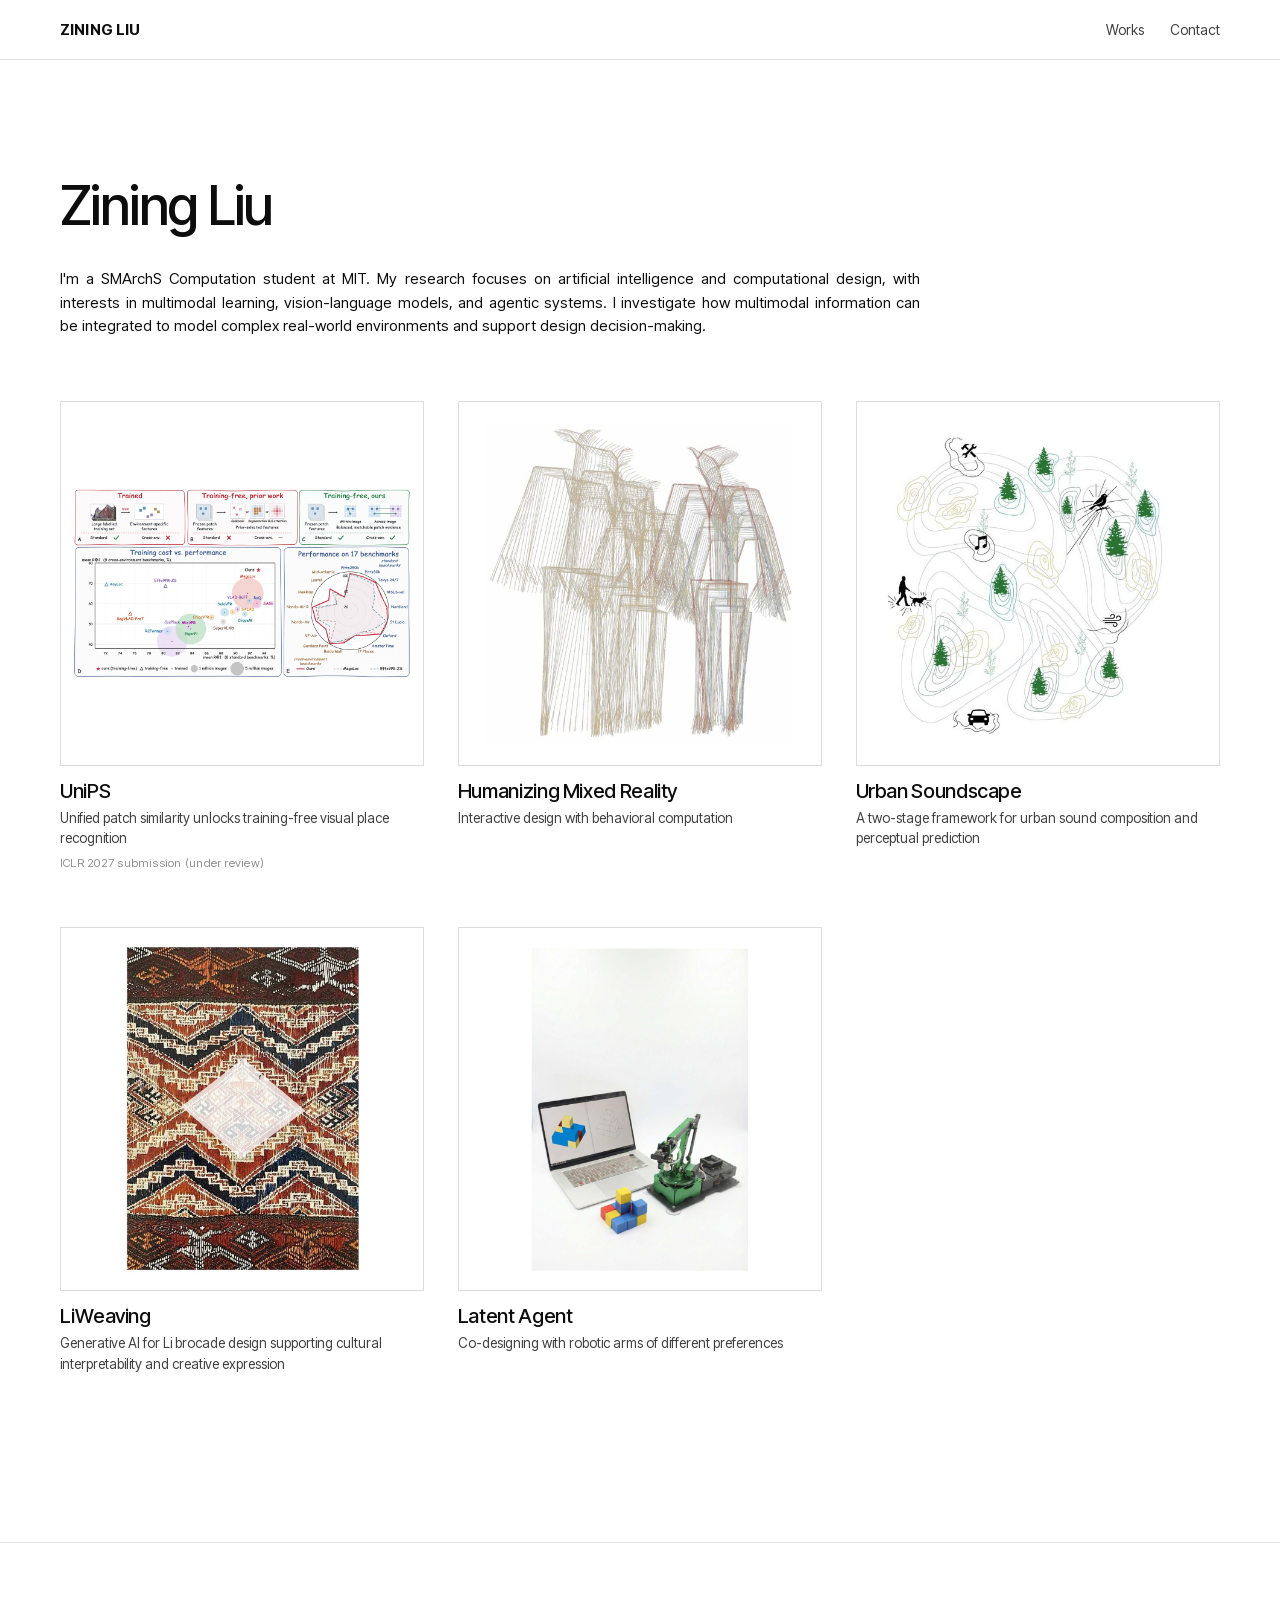
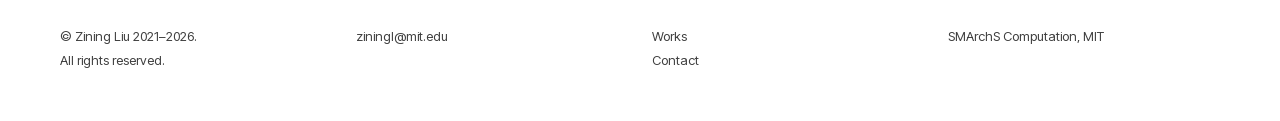
<file: index.html>
<!doctype html>
<html lang="en">
<head>
<meta charset="utf-8">
<meta name="viewport" content="width=device-width, initial-scale=1">
<title>Zining Liu</title>
<meta name="description" content="Selected works of 2021–2026 by Zining Liu — multimodal learning, vision–language models, agentic systems and computational design.">
<meta property="og:title" content="Zining Liu">
<meta property="og:description" content="Selected works of 2021–2026 by Zining Liu — multimodal learning, vision–language models, agentic systems and computational design.">
<meta property="og:type" content="website">
<link rel="icon" href="favicon.svg" type="image/svg+xml">
<link rel="preload" href="assets/fonts/InterTight-latin.woff2" as="font" type="font/woff2" crossorigin>
<link rel="stylesheet" href="assets/css/site.css">
</head>
<body>

<header class="topbar">
  <div class="wrap">
    <a class="brand" href="index.html">Zining Liu</a>
    <nav class="nav" aria-label="Primary">
        <a href="index.html#works">Works</a>
        <a href="mailto:ziningl@mit.edu">Contact</a>
    </nav>
  </div>
</header>

<main>

<section class="wrap intro">
  <h1>Zining Liu</h1>
  <p class="bio">I'm a SMArchS Computation student at MIT. My research focuses on artificial intelligence and computational design, with interests in multimodal learning, vision-language models, and agentic systems. I investigate how multimodal information can be integrated to model complex real-world environments and support design decision-making.</p>
</section>

<section class="wrap" id="works">
  <div class="grid">
    <a class="card" href="vpr.html">
      <div class="card__fig"><img src="assets/cards/vpr.jpg?v=6" alt="Teaser figure of UniPS: trained, prior training-free and our pipelines, training cost against recall, and Recall@1 on 17 benchmarks" loading="lazy" width="1200" height="1200"></div>
      <h3>UniPS</h3>
      <p class="card__sub">Unified patch similarity unlocks training-free visual place recognition</p>
      <p class="card__venue">ICLR 2027 submission (under review)</p>
    </a>
    <a class="card" href="bodymr.html">
      <div class="card__fig"><img src="assets/cards/bodymr.jpg?v=6" alt="Wireframe drawing of generated shell roof forms built from dense coloured lines" loading="lazy" width="1200" height="1200"></div>
      <h3>Humanizing Mixed Reality</h3>
      <p class="card__sub">Interactive design with behavioral computation</p>
    </a>
    <a class="card" href="soundscape.html">
      <div class="card__fig"><img src="assets/cards/soundscape.jpg?v=6" alt="Line drawing of a city as contour islands, each marked with a sound icon — birdsong, music, traffic, wind, footsteps" loading="lazy" width="1200" height="1200"></div>
      <h3>Urban Soundscape</h3>
      <p class="card__sub">A two-stage framework for urban sound composition and perceptual prediction</p>
    </a>
    <a class="card" href="liweaving.html">
      <div class="card__fig"><img src="assets/cards/liweaving.jpg?v=6" alt="Detail of a hand-woven Hainan Li brocade textile in indigo, ochre and cream" loading="lazy" width="1200" height="1200"></div>
      <h3>LiWeaving</h3>
      <p class="card__sub">Generative AI for Li brocade design supporting cultural interpretability and creative expression</p>
    </a>
    <a class="card" href="latent-agent.html">
      <div class="card__fig"><img src="assets/cards/latentagent.jpg?v=6" alt="A small green robotic arm beside a laptop showing a block model, with red, blue and yellow blocks on the table" loading="lazy" width="1200" height="1200"></div>
      <h3>Latent Agent</h3>
      <p class="card__sub">Co-designing with robotic arms of different preferences</p>
    </a>
  </div>
</section>


</main>


<footer class="foot">
  <div class="wrap">
    <div class="foot__cols">
      <div>
        <span>&copy; Zining Liu 2021&ndash;2026.</span>
        <span>All rights reserved.</span>
      </div>
      <div>
        <a href="mailto:ziningl@mit.edu">ziningl@mit.edu</a>
      </div>
      <div>
        <a href="index.html#works">Works</a>
        <a href="mailto:ziningl@mit.edu">Contact</a>
      </div>
      <div>
        <span>SMArchS Computation, MIT</span>
      </div>
    </div>
  </div>
</footer>

<script src="assets/js/site.js"></script>
</body>
</html>
</file>
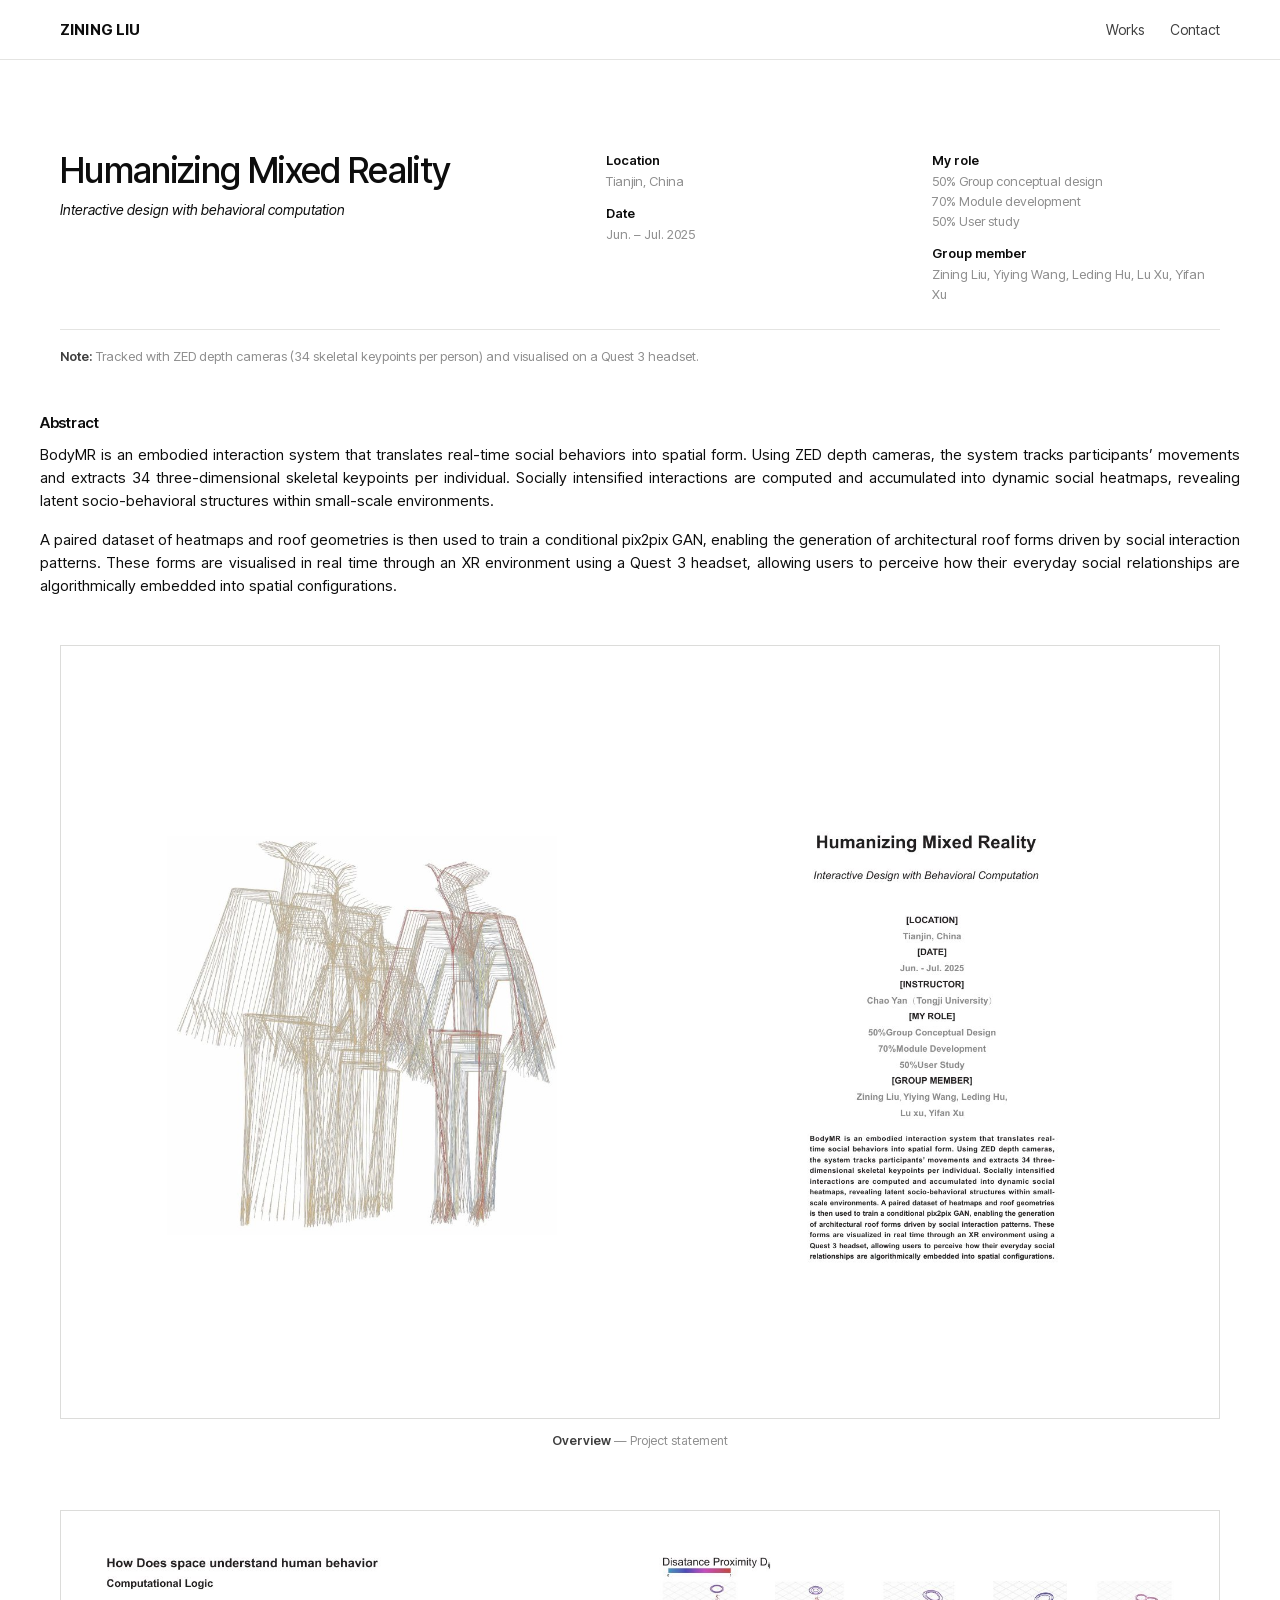
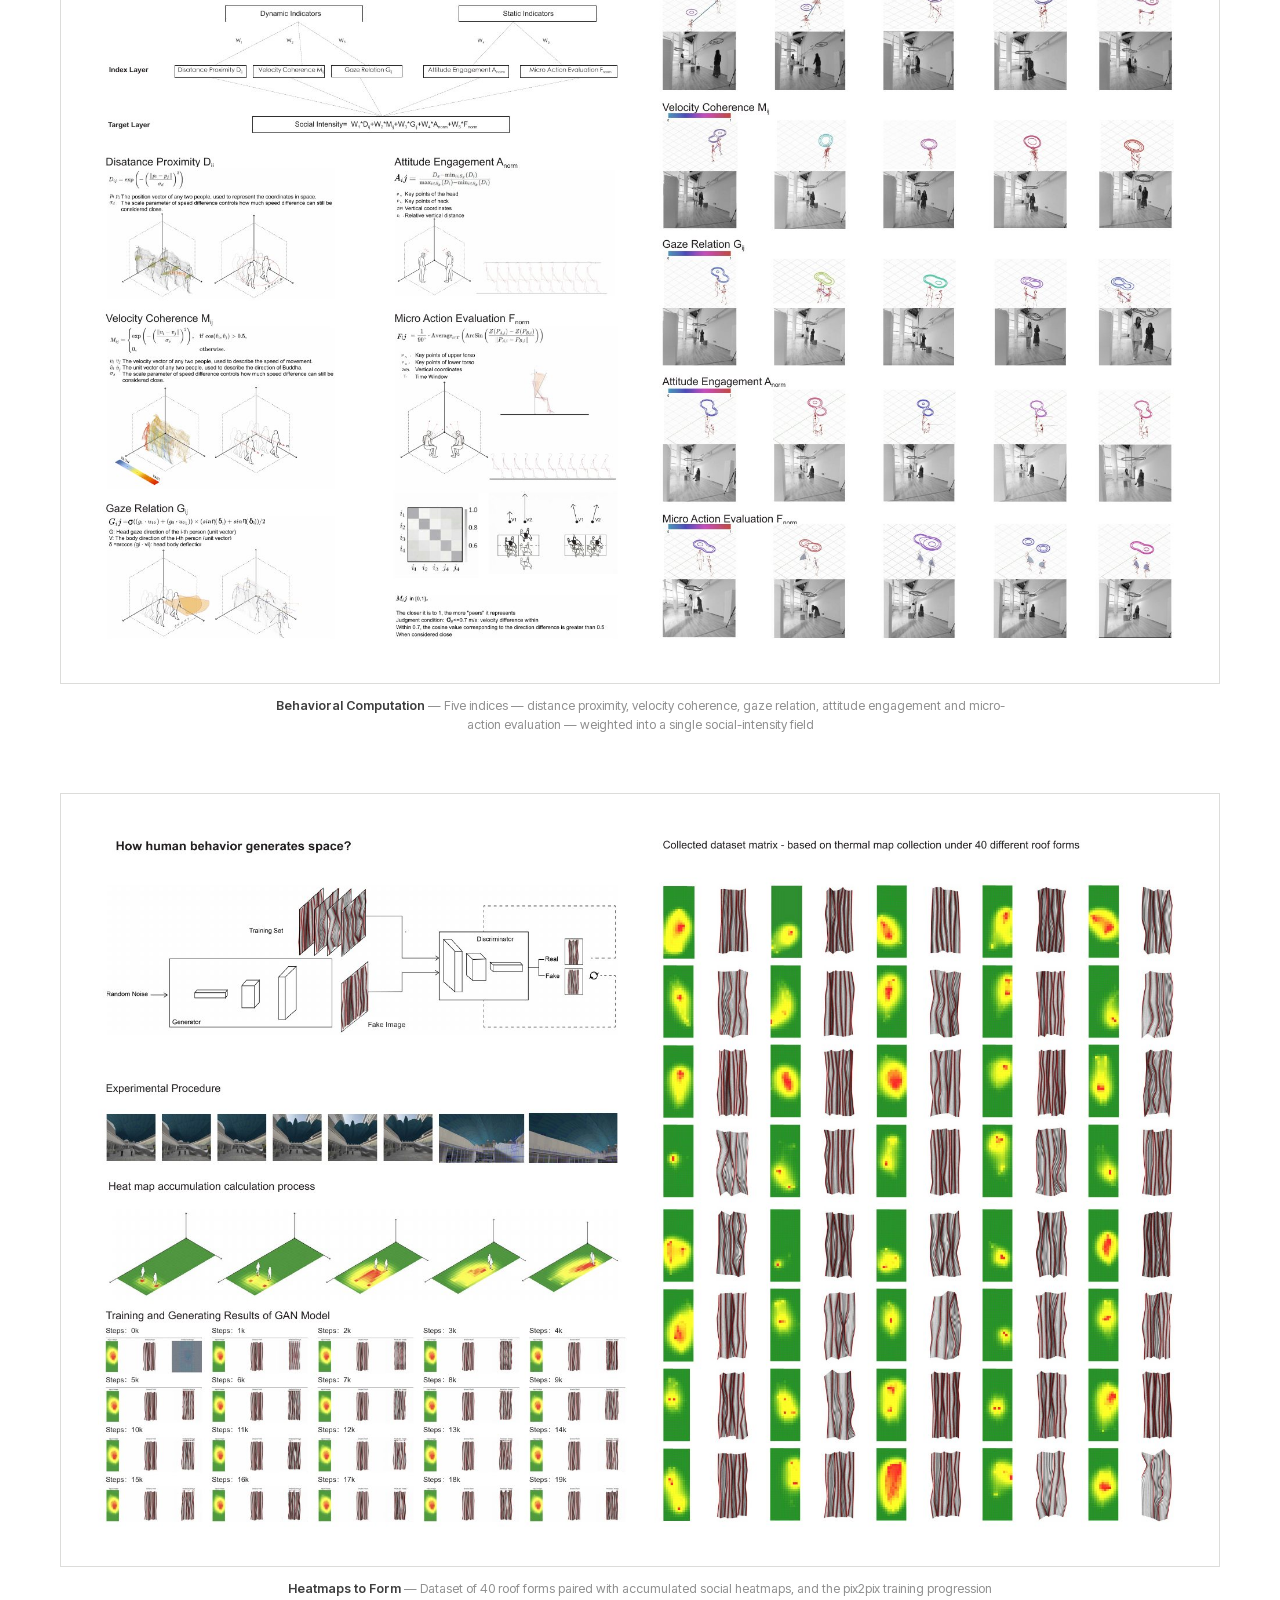
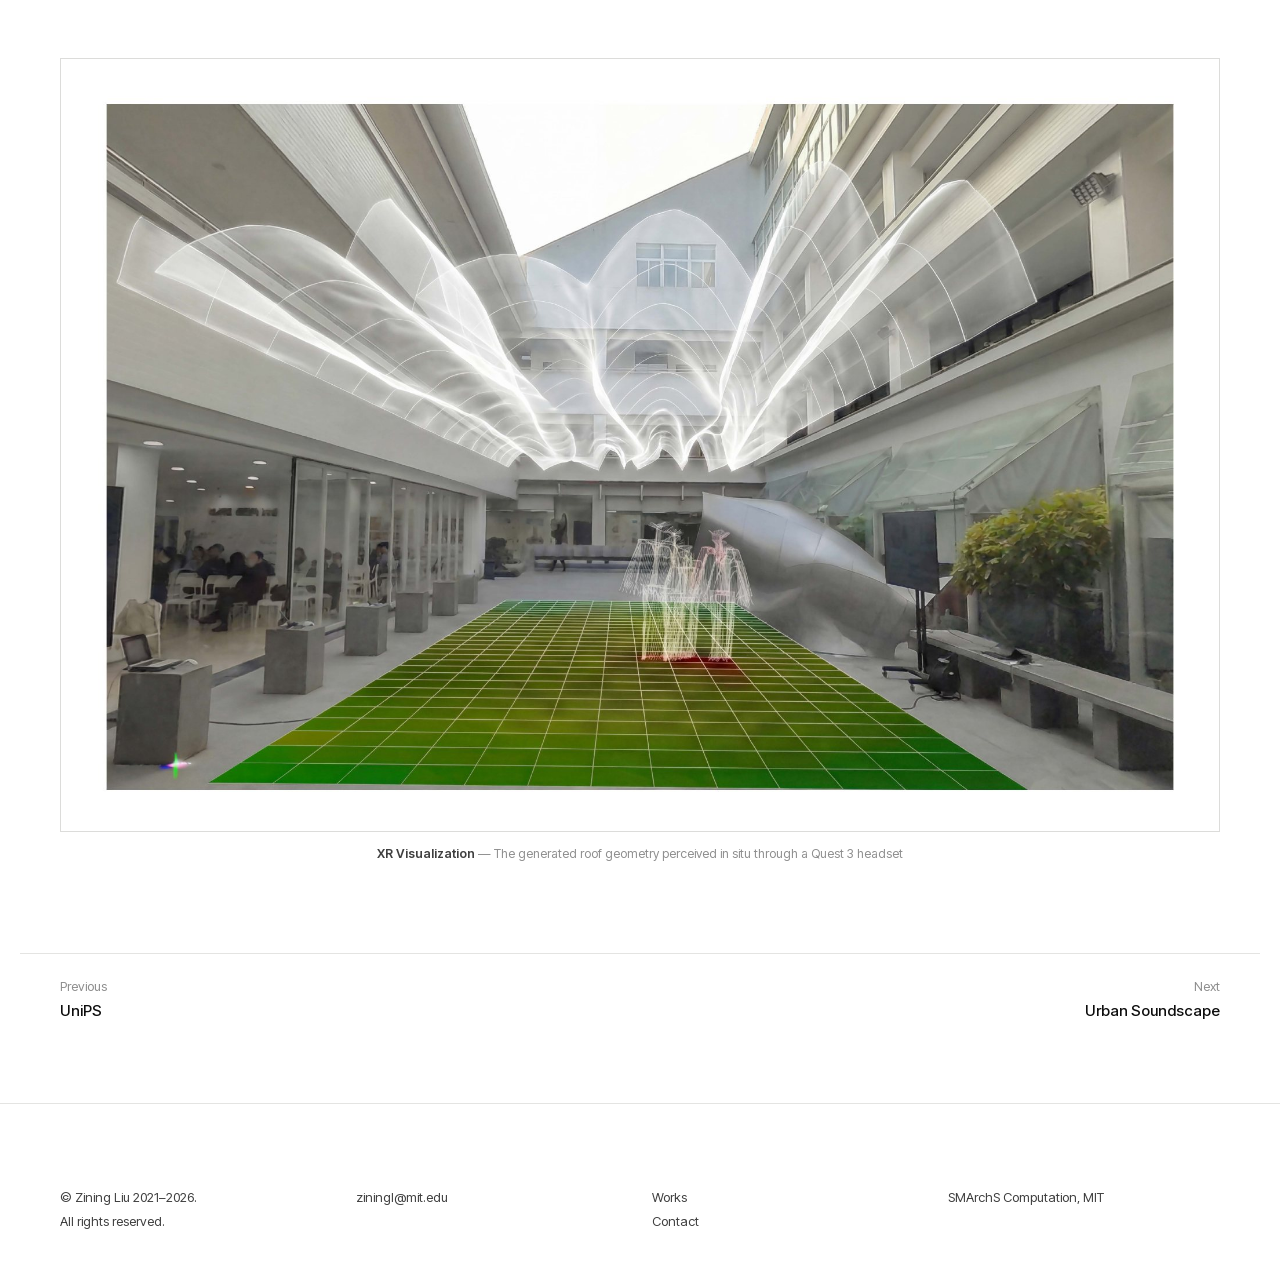
<file: bodymr.html>
<!doctype html>
<html lang="en">
<head>
<meta charset="utf-8">
<meta name="viewport" content="width=device-width, initial-scale=1">
<title>Humanizing Mixed Reality — Zining Liu</title>
<meta name="description" content="Interactive design with behavioral computation">
<meta property="og:title" content="Humanizing Mixed Reality — Zining Liu">
<meta property="og:description" content="Interactive design with behavioral computation">
<meta property="og:type" content="website">
<link rel="icon" href="favicon.svg" type="image/svg+xml">
<link rel="preload" href="assets/fonts/InterTight-latin.woff2" as="font" type="font/woff2" crossorigin>
<link rel="stylesheet" href="assets/css/site.css">
</head>
<body>

<header class="topbar">
  <div class="wrap">
    <a class="brand" href="index.html">Zining Liu</a>
    <nav class="nav" aria-label="Primary">
        <a href="index.html#works">Works</a>
        <a href="mailto:ziningl@mit.edu">Contact</a>
    </nav>
  </div>
</header>

<main>

<section class="wrap titleblock">
  <div>
    <h1>Humanizing Mixed Reality</h1>
    <p class="sub">Interactive design with behavioral computation</p>
  </div>
  <dl>
      <dt>Location</dt><dd>Tianjin, China</dd>
      <dt>Date</dt><dd>Jun. – Jul. 2025</dd>
  </dl>
  <dl>
      <dt>My role</dt><dd>50% Group conceptual design<br>70% Module development<br>50% User study</dd>
      <dt>Group member</dt><dd>Zining Liu, Yiying Wang, Leding Hu, Lu Xu, Yifan Xu</dd>
  </dl>
</section>

<section class="wrap"><p class="note"><b>Note:</b> Tracked with ZED depth cameras (34 skeletal keypoints per person) and visualised on a Quest 3 headset.</p></section>

<section class="wrap body">
  <h2>Abstract</h2>
  <p>BodyMR is an embodied interaction system that translates real-time social behaviors into spatial form. Using ZED depth cameras, the system tracks participants’ movements and extracts 34 three-dimensional skeletal keypoints per individual. Socially intensified interactions are computed and accumulated into dynamic social heatmaps, revealing latent socio-behavioral structures within small-scale environments.</p>
  <p>A paired dataset of heatmaps and roof geometries is then used to train a conditional pix2pix GAN, enabling the generation of architectural roof forms driven by social interaction patterns. These forms are visualised in real time through an XR environment using a Quest 3 headset, allowing users to perceive how their everyday social relationships are algorithmically embedded into spatial configurations.</p>
</section>

<section class="wrap plates">
      <figure class="plate">
        <button type="button" data-full="assets/pages/p18.jpg?v=6" data-caption="Project statement">
          <img src="assets/thumbs/p18.jpg?v=6" srcset="assets/thumbs/p18.jpg?v=6 760w, assets/pages/p18.jpg?v=6 1998w" sizes="(max-width: 900px) 92vw, 1160px"
               alt="Project statement" loading="lazy" width="1998" height="1332">
        </button>
        <figcaption><b>Overview</b> &mdash; Project statement</figcaption>
      </figure>
      <figure class="plate">
        <button type="button" data-full="assets/pages/p19.jpg?v=6" data-caption="Five indices — distance proximity, velocity coherence, gaze relation, attitude engagement and micro-action evaluation — weighted into a single social-intensity field">
          <img src="assets/thumbs/p19.jpg?v=6" srcset="assets/thumbs/p19.jpg?v=6 760w, assets/pages/p19.jpg?v=6 1998w" sizes="(max-width: 900px) 92vw, 1160px"
               alt="Five indices — distance proximity, velocity coherence, gaze relation, attitude engagement and micro-action evaluation — weighted into a single social-intensity field" loading="lazy" width="1998" height="1332">
        </button>
        <figcaption><b>Behavioral Computation</b> &mdash; Five indices — distance proximity, velocity coherence, gaze relation, attitude engagement and micro-action evaluation — weighted into a single social-intensity field</figcaption>
      </figure>
      <figure class="plate">
        <button type="button" data-full="assets/pages/p20.jpg?v=6" data-caption="Dataset of 40 roof forms paired with accumulated social heatmaps, and the pix2pix training progression">
          <img src="assets/thumbs/p20.jpg?v=6" srcset="assets/thumbs/p20.jpg?v=6 760w, assets/pages/p20.jpg?v=6 1998w" sizes="(max-width: 900px) 92vw, 1160px"
               alt="Dataset of 40 roof forms paired with accumulated social heatmaps, and the pix2pix training progression" loading="lazy" width="1998" height="1332">
        </button>
        <figcaption><b>Heatmaps to Form</b> &mdash; Dataset of 40 roof forms paired with accumulated social heatmaps, and the pix2pix training progression</figcaption>
      </figure>
      <figure class="plate">
        <button type="button" data-full="assets/pages/p21.jpg?v=6" data-caption="The generated roof geometry perceived in situ through a Quest 3 headset">
          <img src="assets/thumbs/p21.jpg?v=6" srcset="assets/thumbs/p21.jpg?v=6 760w, assets/pages/p21.jpg?v=6 1998w" sizes="(max-width: 900px) 92vw, 1160px"
               alt="The generated roof geometry perceived in situ through a Quest 3 headset" loading="lazy" width="1998" height="1332">
        </button>
        <figcaption><b>XR Visualization</b> &mdash; The generated roof geometry perceived in situ through a Quest 3 headset</figcaption>
      </figure>
</section>

<nav class="wrap pager" aria-label="Project navigation">
  <a href="vpr.html">Previous<strong>UniPS</strong></a>
  <a class="r" href="soundscape.html">Next<strong>Urban Soundscape</strong></a>
</nav>

</main>

<footer class="foot">
  <div class="wrap">
    <div class="foot__cols">
      <div>
        <span>&copy; Zining Liu 2021&ndash;2026.</span>
        <span>All rights reserved.</span>
      </div>
      <div>
        <a href="mailto:ziningl@mit.edu">ziningl@mit.edu</a>
      </div>
      <div>
        <a href="index.html#works">Works</a>
        <a href="mailto:ziningl@mit.edu">Contact</a>
      </div>
      <div>
        <span>SMArchS Computation, MIT</span>
      </div>
    </div>
  </div>
</footer>

<script src="assets/js/site.js"></script>
</body>
</html>
</file>
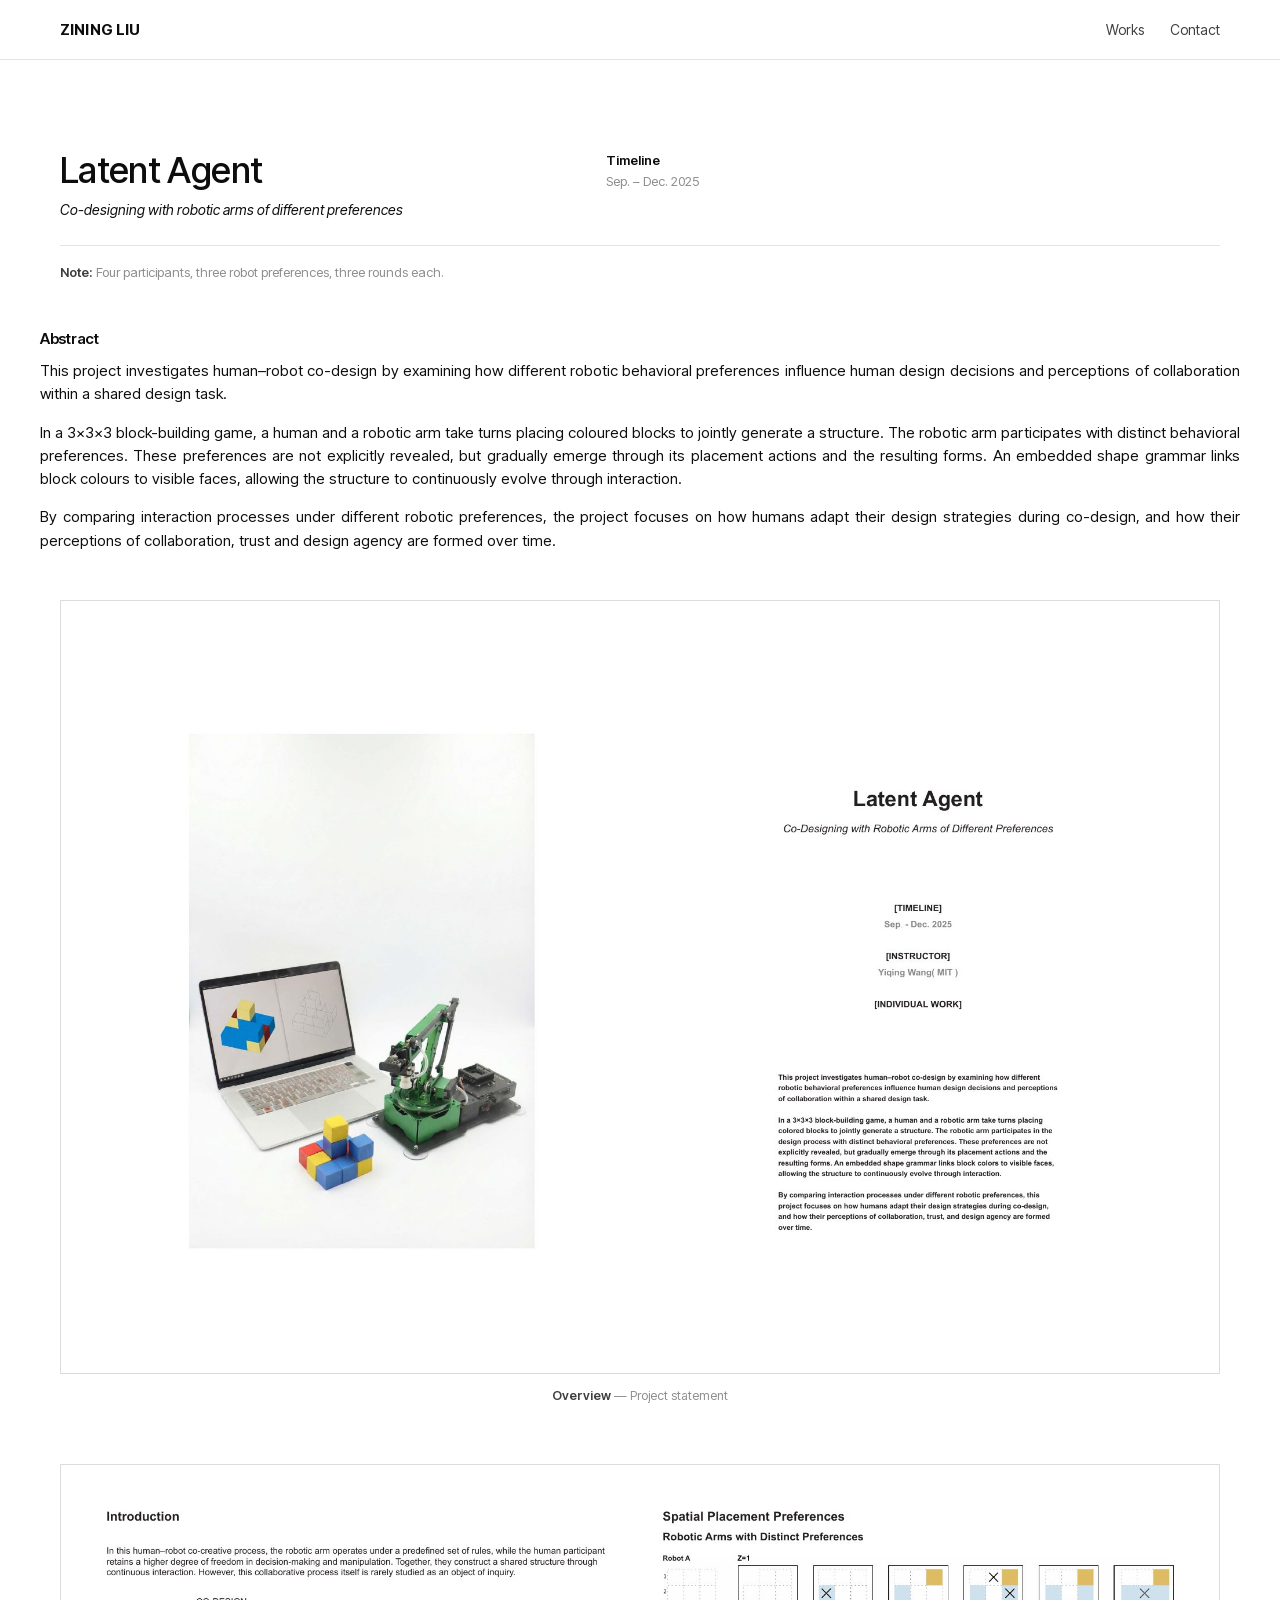
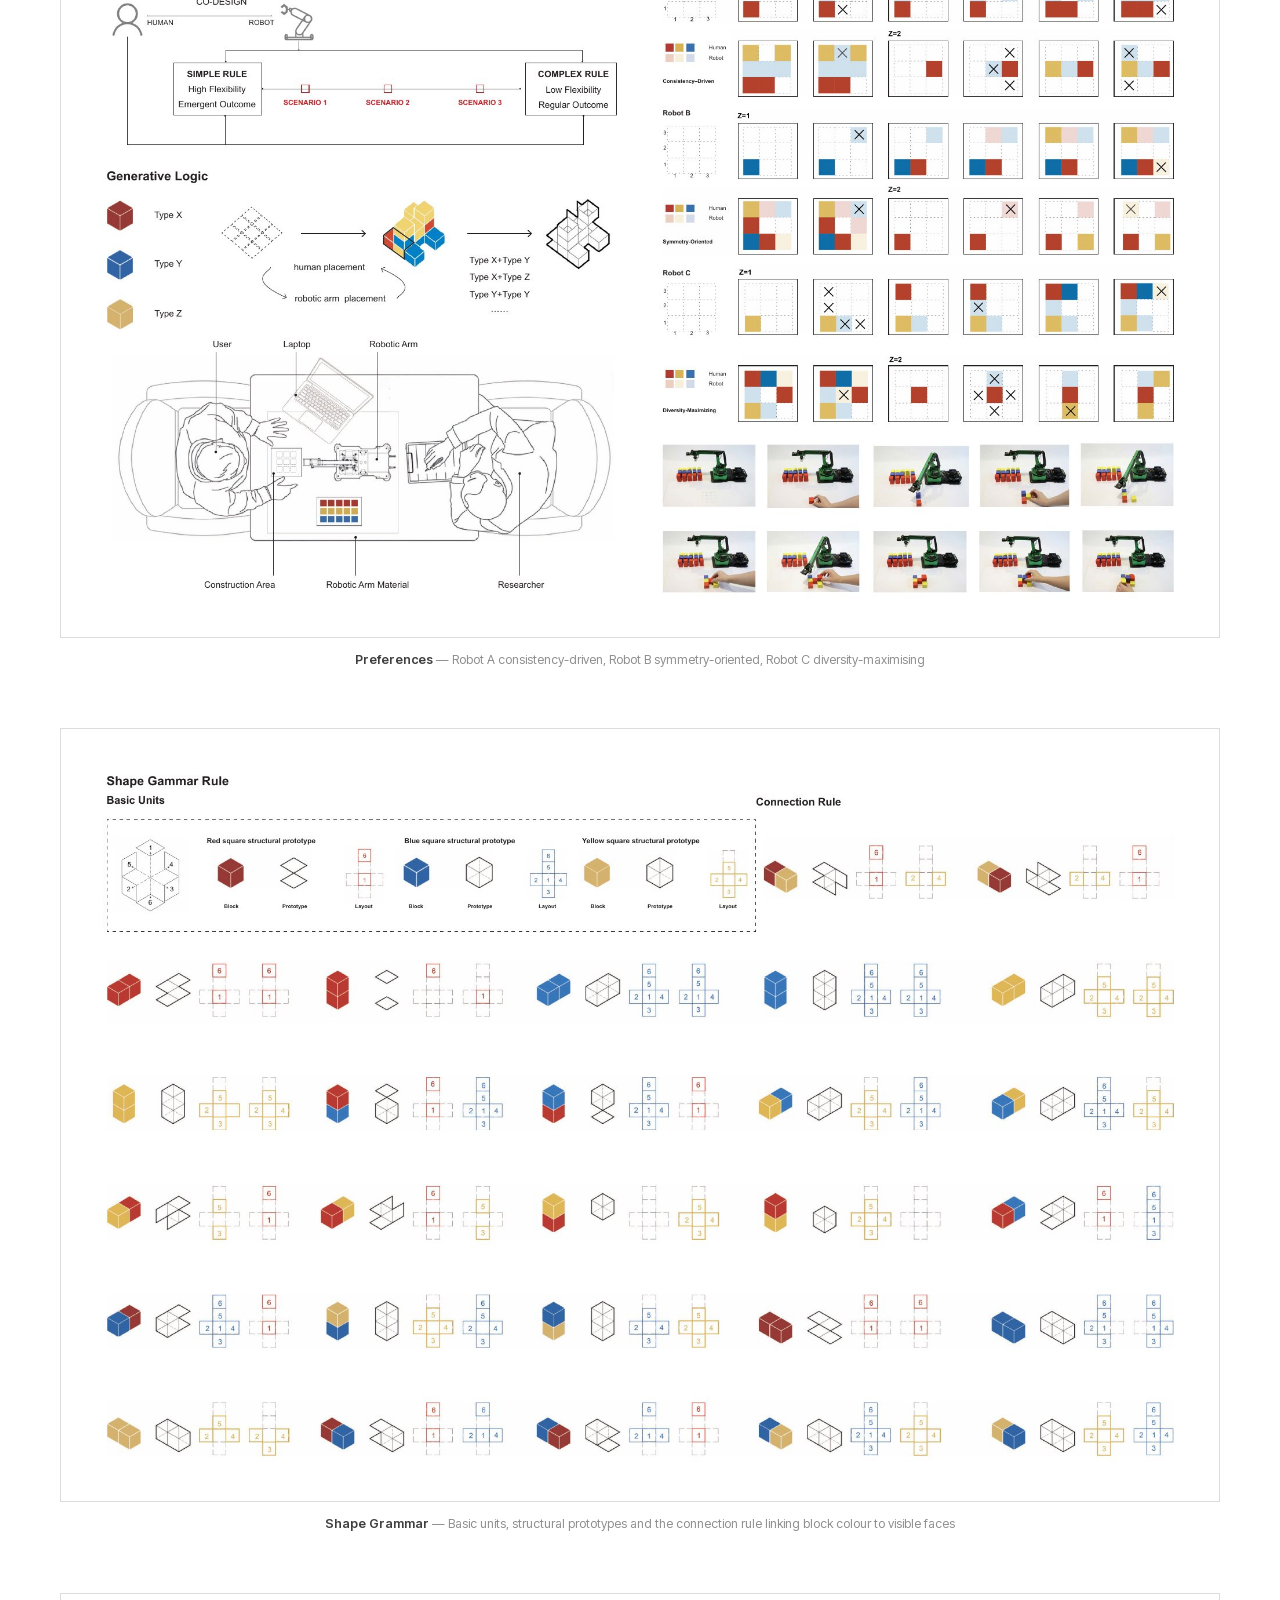
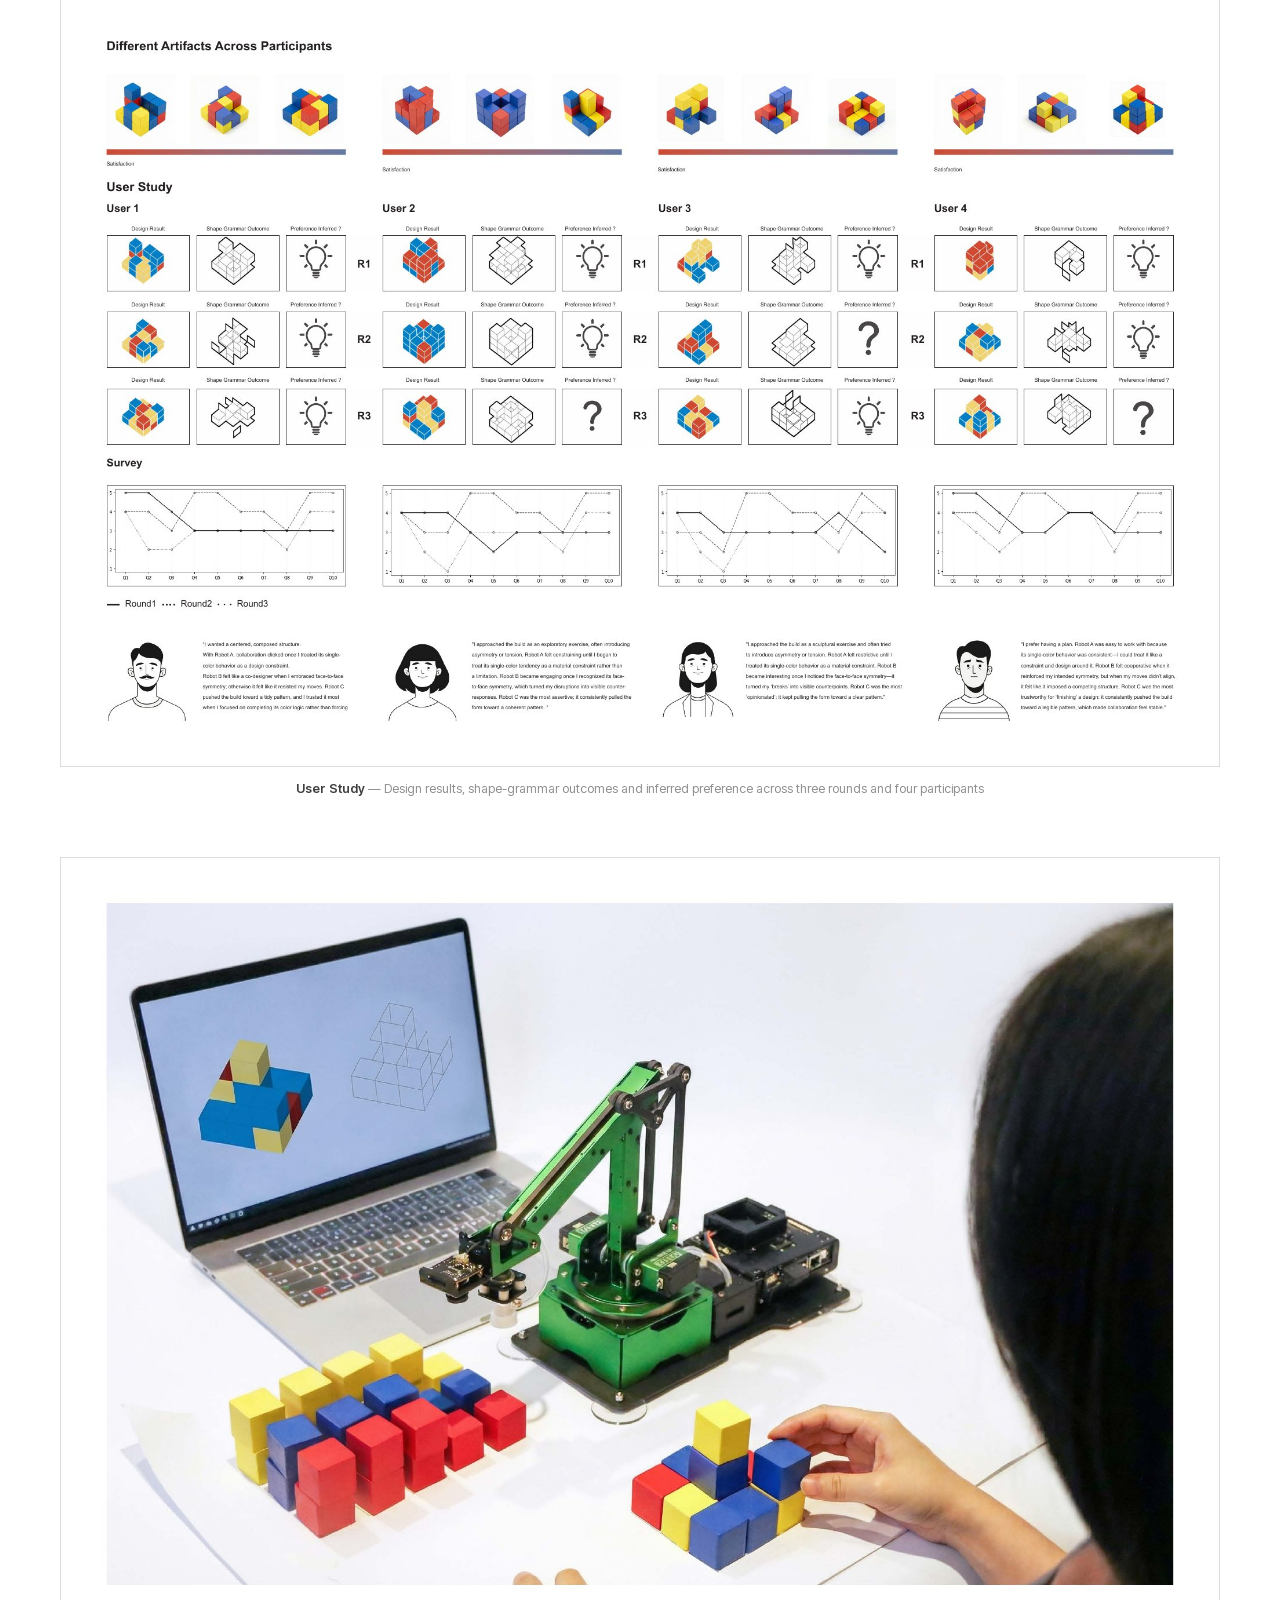
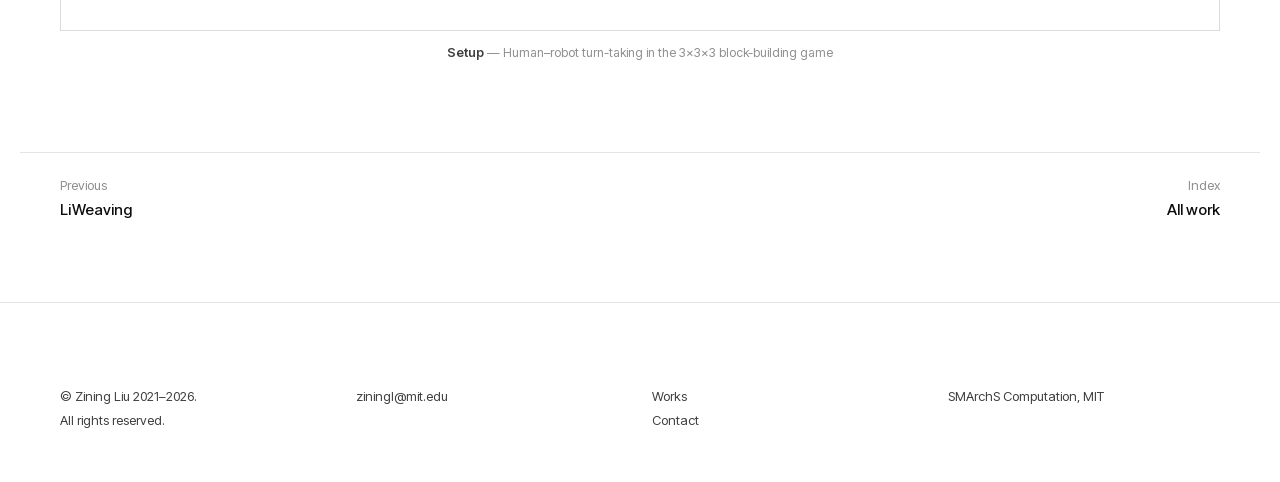
<file: latent-agent.html>
<!doctype html>
<html lang="en">
<head>
<meta charset="utf-8">
<meta name="viewport" content="width=device-width, initial-scale=1">
<title>Latent Agent — Zining Liu</title>
<meta name="description" content="Co-designing with robotic arms of different preferences">
<meta property="og:title" content="Latent Agent — Zining Liu">
<meta property="og:description" content="Co-designing with robotic arms of different preferences">
<meta property="og:type" content="website">
<link rel="icon" href="favicon.svg" type="image/svg+xml">
<link rel="preload" href="assets/fonts/InterTight-latin.woff2" as="font" type="font/woff2" crossorigin>
<link rel="stylesheet" href="assets/css/site.css">
</head>
<body>

<header class="topbar">
  <div class="wrap">
    <a class="brand" href="index.html">Zining Liu</a>
    <nav class="nav" aria-label="Primary">
        <a href="index.html#works">Works</a>
        <a href="mailto:ziningl@mit.edu">Contact</a>
    </nav>
  </div>
</header>

<main>

<section class="wrap titleblock">
  <div>
    <h1>Latent Agent</h1>
    <p class="sub">Co-designing with robotic arms of different preferences</p>
  </div>
  <dl>
      <dt>Timeline</dt><dd>Sep. – Dec. 2025</dd>
  </dl>
  <dl>
  </dl>
</section>

<section class="wrap"><p class="note"><b>Note:</b> Four participants, three robot preferences, three rounds each.</p></section>

<section class="wrap body">
  <h2>Abstract</h2>
  <p>This project investigates human–robot co-design by examining how different robotic behavioral preferences influence human design decisions and perceptions of collaboration within a shared design task.</p>
  <p>In a 3×3×3 block-building game, a human and a robotic arm take turns placing coloured blocks to jointly generate a structure. The robotic arm participates with distinct behavioral preferences. These preferences are not explicitly revealed, but gradually emerge through its placement actions and the resulting forms. An embedded shape grammar links block colours to visible faces, allowing the structure to continuously evolve through interaction.</p>
  <p>By comparing interaction processes under different robotic preferences, the project focuses on how humans adapt their design strategies during co-design, and how their perceptions of collaboration, trust and design agency are formed over time.</p>
</section>

<section class="wrap plates">
      <figure class="plate">
        <button type="button" data-full="assets/pages/p22.jpg?v=6" data-caption="Project statement">
          <img src="assets/thumbs/p22.jpg?v=6" srcset="assets/thumbs/p22.jpg?v=6 760w, assets/pages/p22.jpg?v=6 1998w" sizes="(max-width: 900px) 92vw, 1160px"
               alt="Project statement" loading="lazy" width="1998" height="1332">
        </button>
        <figcaption><b>Overview</b> &mdash; Project statement</figcaption>
      </figure>
      <figure class="plate">
        <button type="button" data-full="assets/pages/p23.jpg?v=6" data-caption="Robot A consistency-driven, Robot B symmetry-oriented, Robot C diversity-maximising">
          <img src="assets/thumbs/p23.jpg?v=6" srcset="assets/thumbs/p23.jpg?v=6 760w, assets/pages/p23.jpg?v=6 1998w" sizes="(max-width: 900px) 92vw, 1160px"
               alt="Robot A consistency-driven, Robot B symmetry-oriented, Robot C diversity-maximising" loading="lazy" width="1998" height="1332">
        </button>
        <figcaption><b>Preferences</b> &mdash; Robot A consistency-driven, Robot B symmetry-oriented, Robot C diversity-maximising</figcaption>
      </figure>
      <figure class="plate">
        <button type="button" data-full="assets/pages/p24.jpg?v=6" data-caption="Basic units, structural prototypes and the connection rule linking block colour to visible faces">
          <img src="assets/thumbs/p24.jpg?v=6" srcset="assets/thumbs/p24.jpg?v=6 760w, assets/pages/p24.jpg?v=6 1998w" sizes="(max-width: 900px) 92vw, 1160px"
               alt="Basic units, structural prototypes and the connection rule linking block colour to visible faces" loading="lazy" width="1998" height="1332">
        </button>
        <figcaption><b>Shape Grammar</b> &mdash; Basic units, structural prototypes and the connection rule linking block colour to visible faces</figcaption>
      </figure>
      <figure class="plate">
        <button type="button" data-full="assets/pages/p25.jpg?v=6" data-caption="Design results, shape-grammar outcomes and inferred preference across three rounds and four participants">
          <img src="assets/thumbs/p25.jpg?v=6" srcset="assets/thumbs/p25.jpg?v=6 760w, assets/pages/p25.jpg?v=6 1998w" sizes="(max-width: 900px) 92vw, 1160px"
               alt="Design results, shape-grammar outcomes and inferred preference across three rounds and four participants" loading="lazy" width="1998" height="1332">
        </button>
        <figcaption><b>User Study</b> &mdash; Design results, shape-grammar outcomes and inferred preference across three rounds and four participants</figcaption>
      </figure>
      <figure class="plate">
        <button type="button" data-full="assets/pages/p26.jpg?v=6" data-caption="Human–robot turn-taking in the 3×3×3 block-building game">
          <img src="assets/thumbs/p26.jpg?v=6" srcset="assets/thumbs/p26.jpg?v=6 760w, assets/pages/p26.jpg?v=6 1998w" sizes="(max-width: 900px) 92vw, 1160px"
               alt="Human–robot turn-taking in the 3×3×3 block-building game" loading="lazy" width="1998" height="1332">
        </button>
        <figcaption><b>Setup</b> &mdash; Human–robot turn-taking in the 3×3×3 block-building game</figcaption>
      </figure>
</section>

<nav class="wrap pager" aria-label="Project navigation">
  <a href="liweaving.html">Previous<strong>LiWeaving</strong></a>
  <a class="r" href="index.html">Index<strong>All work</strong></a>
</nav>

</main>

<footer class="foot">
  <div class="wrap">
    <div class="foot__cols">
      <div>
        <span>&copy; Zining Liu 2021&ndash;2026.</span>
        <span>All rights reserved.</span>
      </div>
      <div>
        <a href="mailto:ziningl@mit.edu">ziningl@mit.edu</a>
      </div>
      <div>
        <a href="index.html#works">Works</a>
        <a href="mailto:ziningl@mit.edu">Contact</a>
      </div>
      <div>
        <span>SMArchS Computation, MIT</span>
      </div>
    </div>
  </div>
</footer>

<script src="assets/js/site.js"></script>
</body>
</html>
</file>
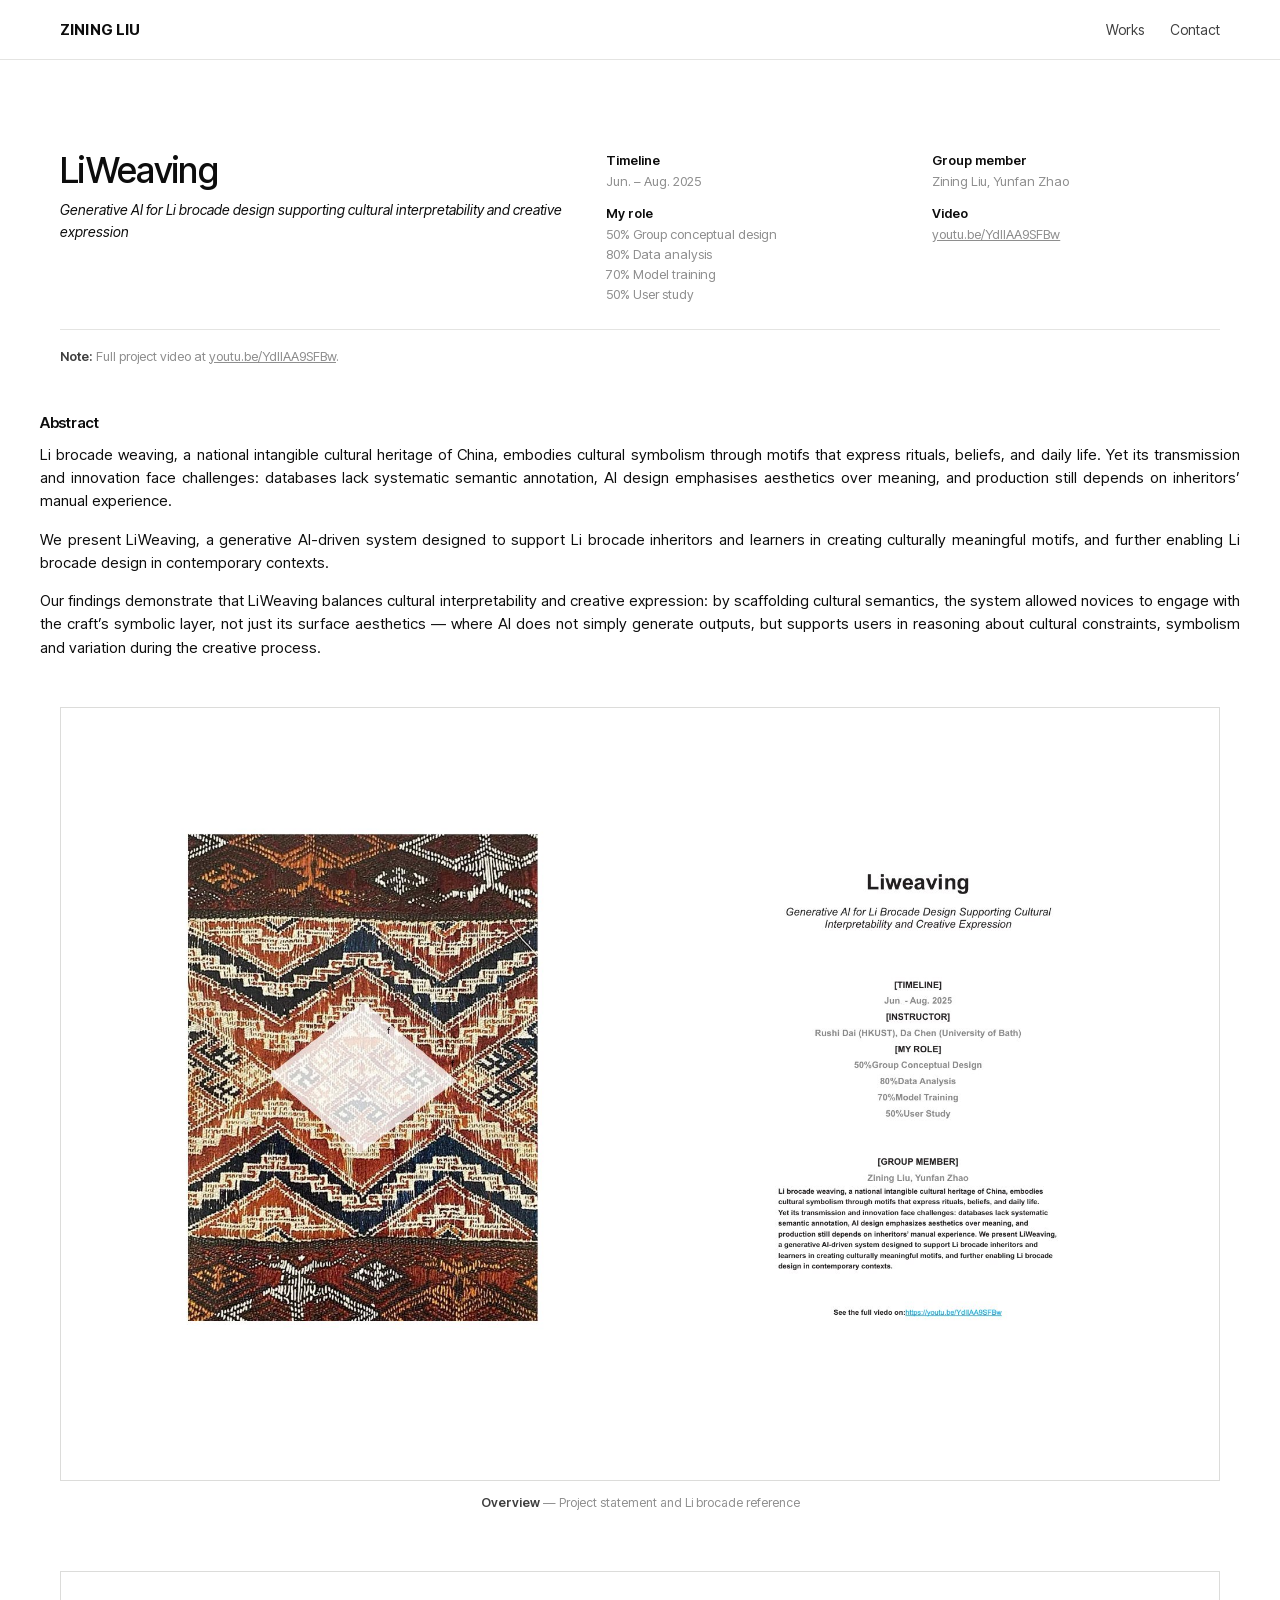
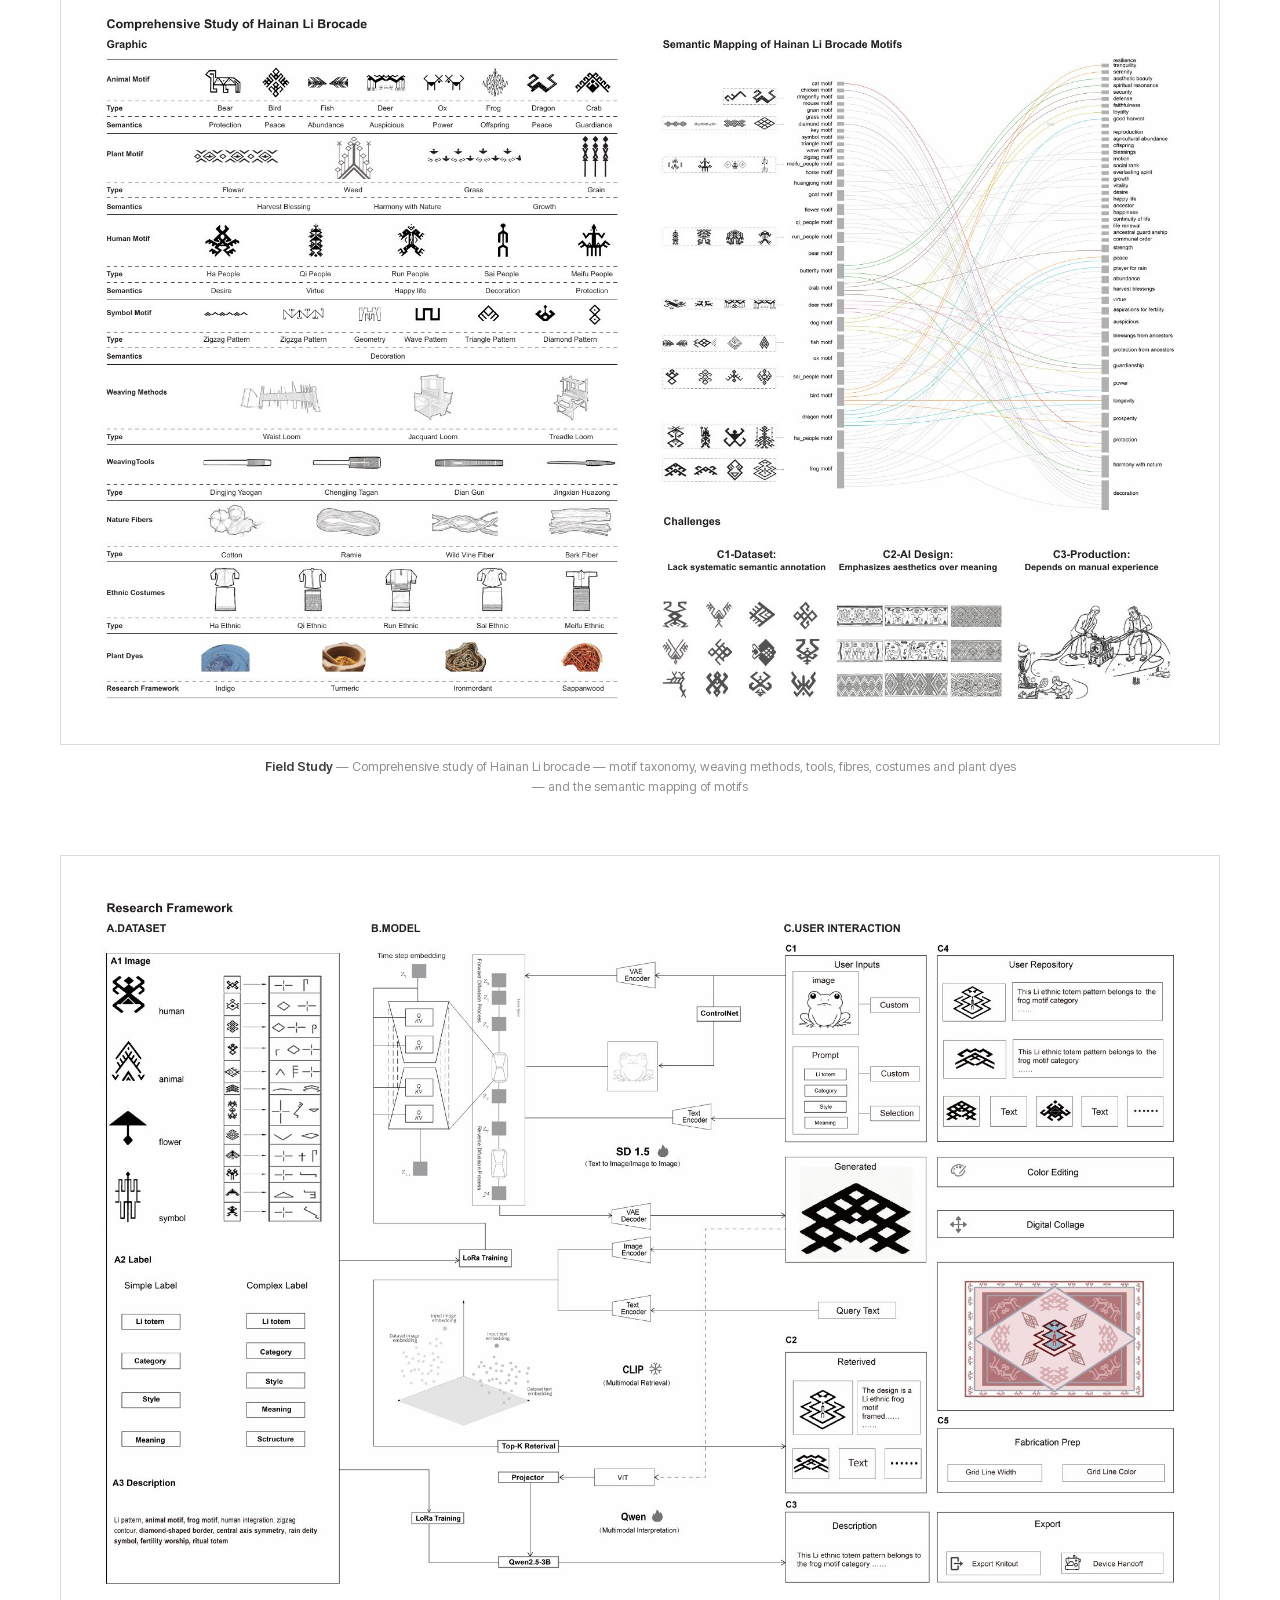
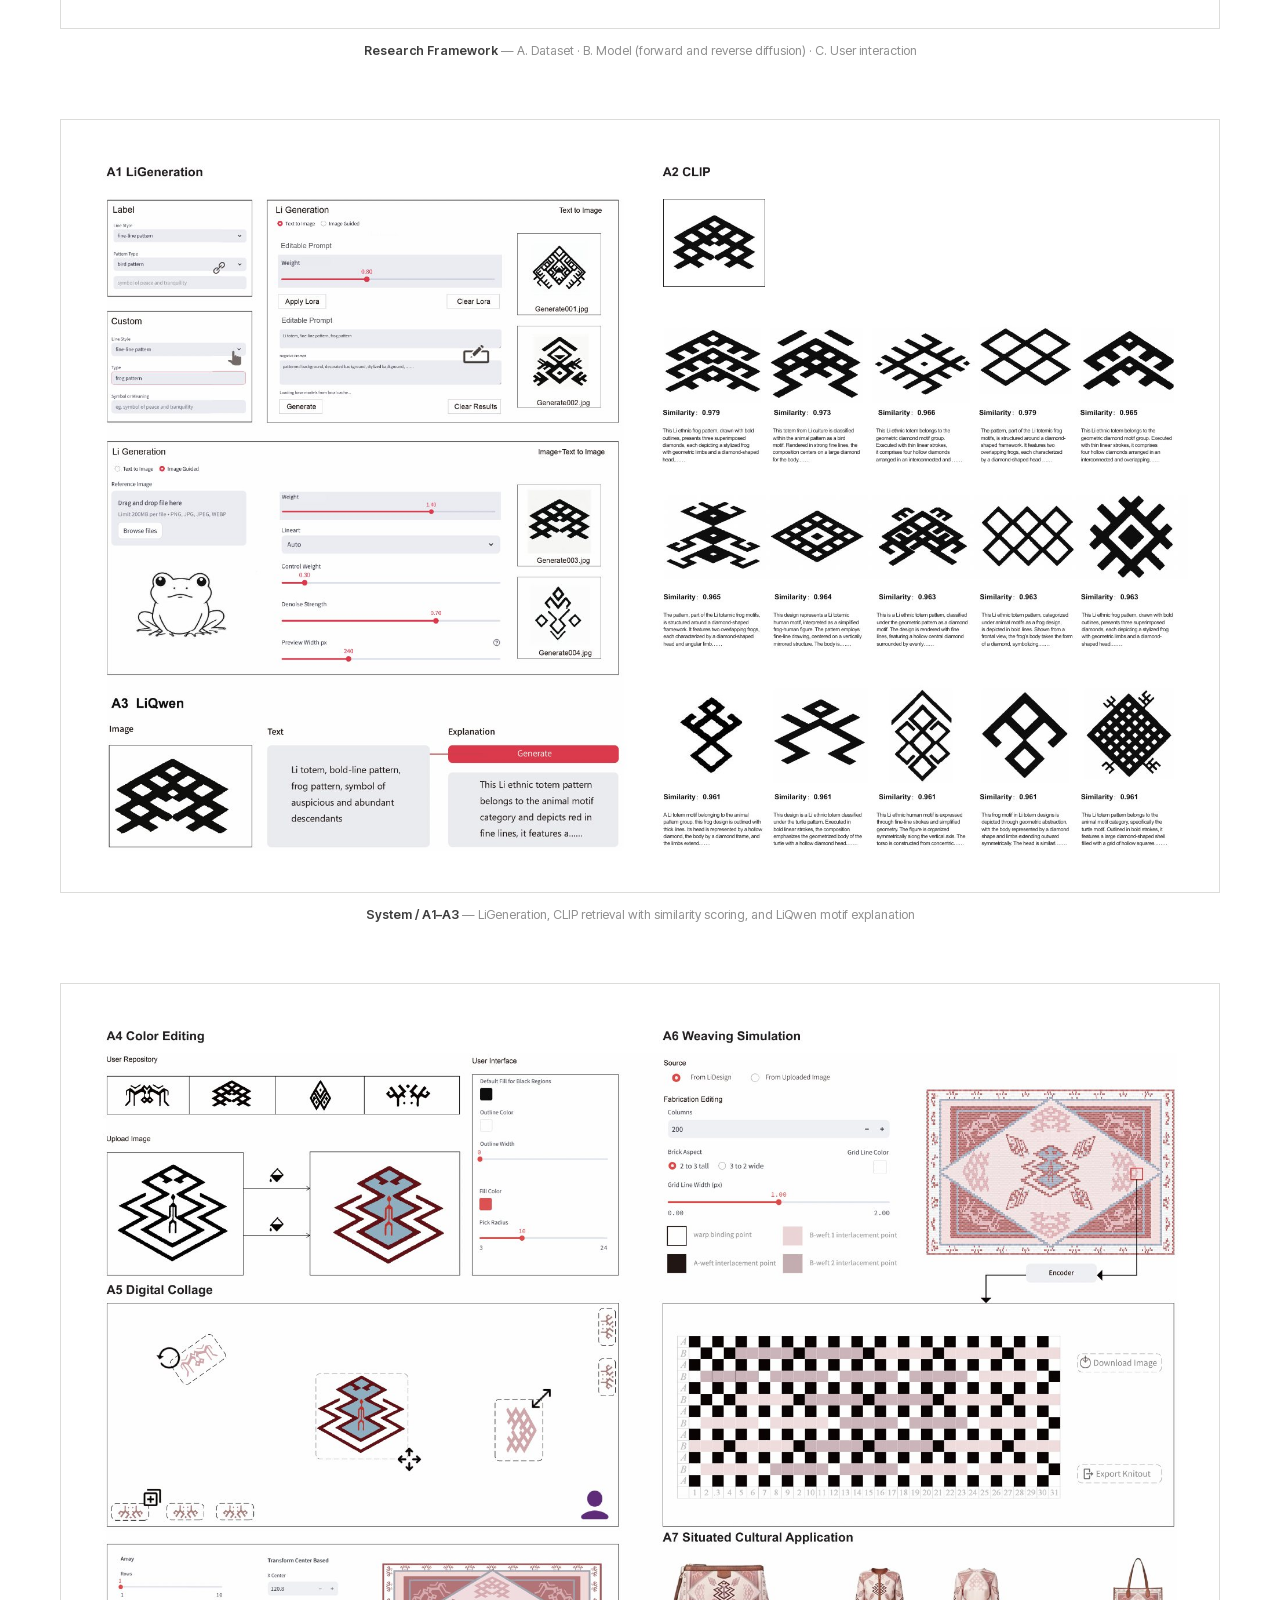
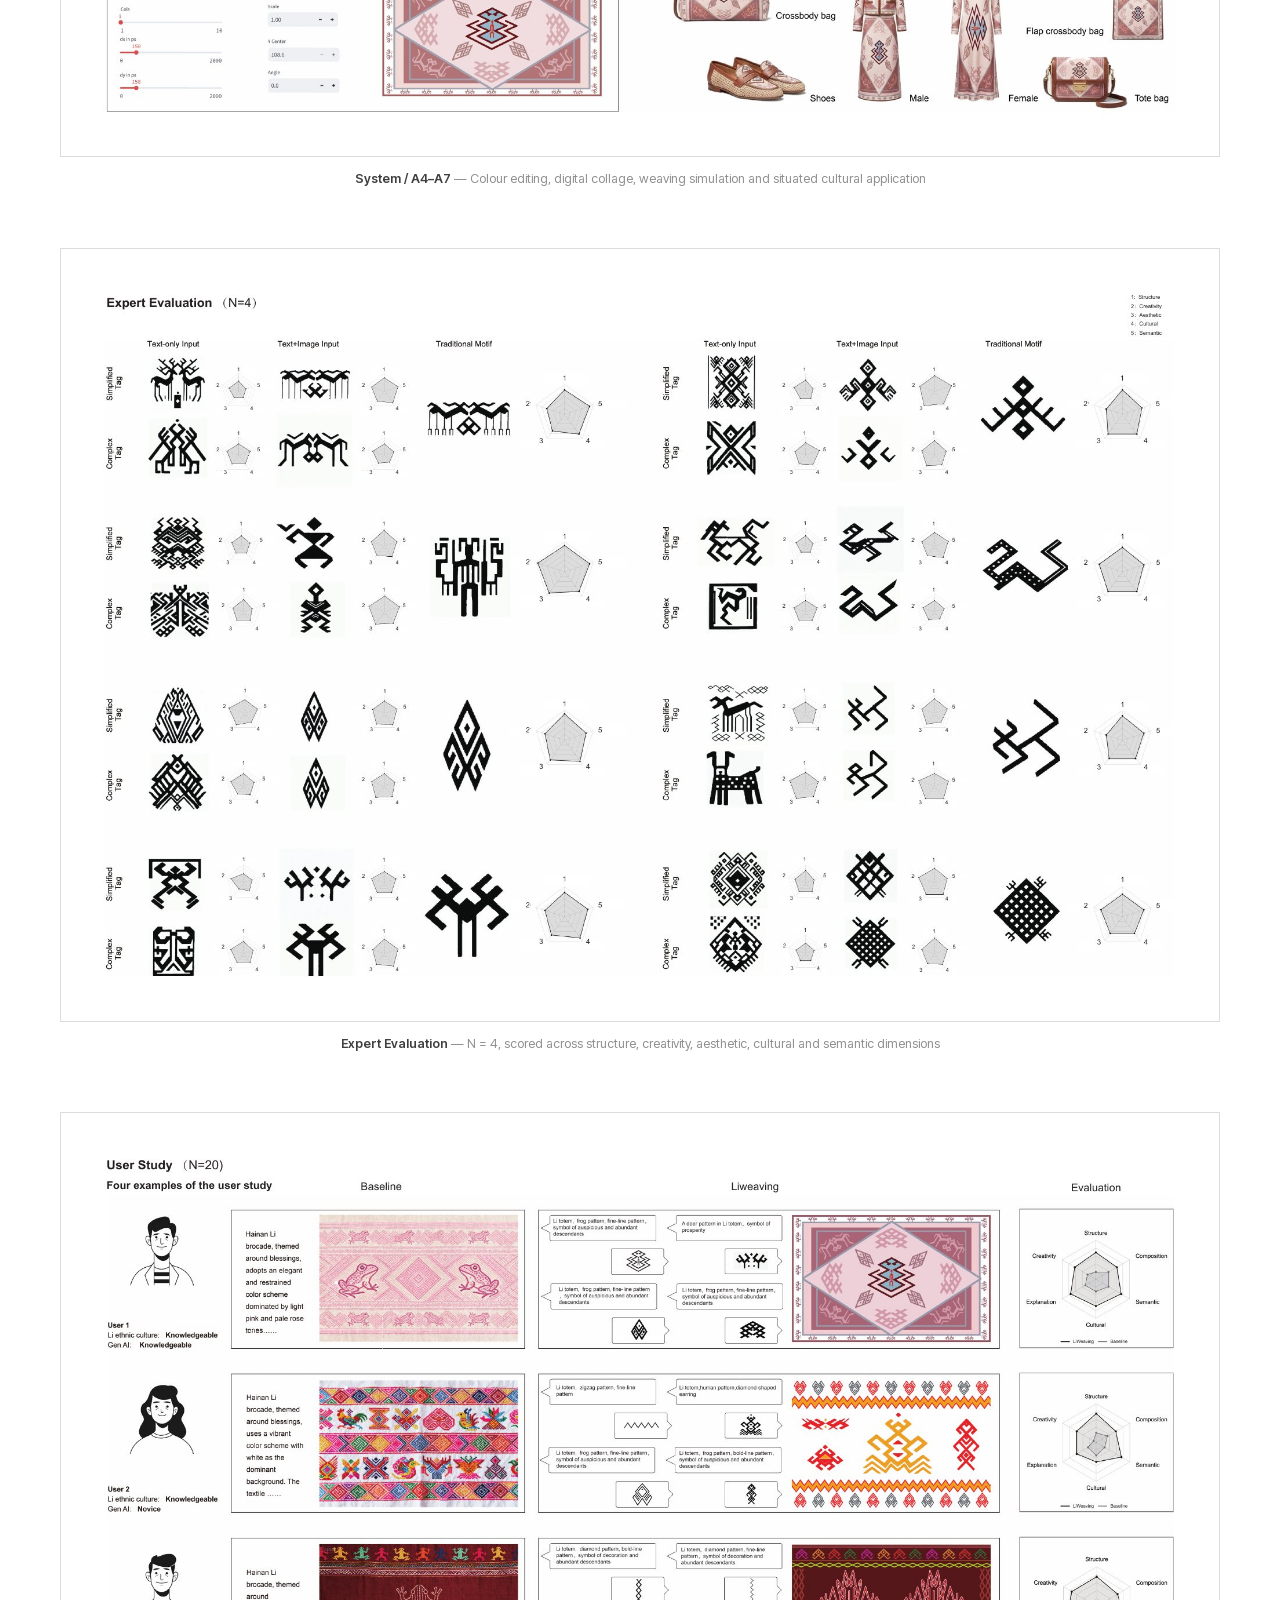
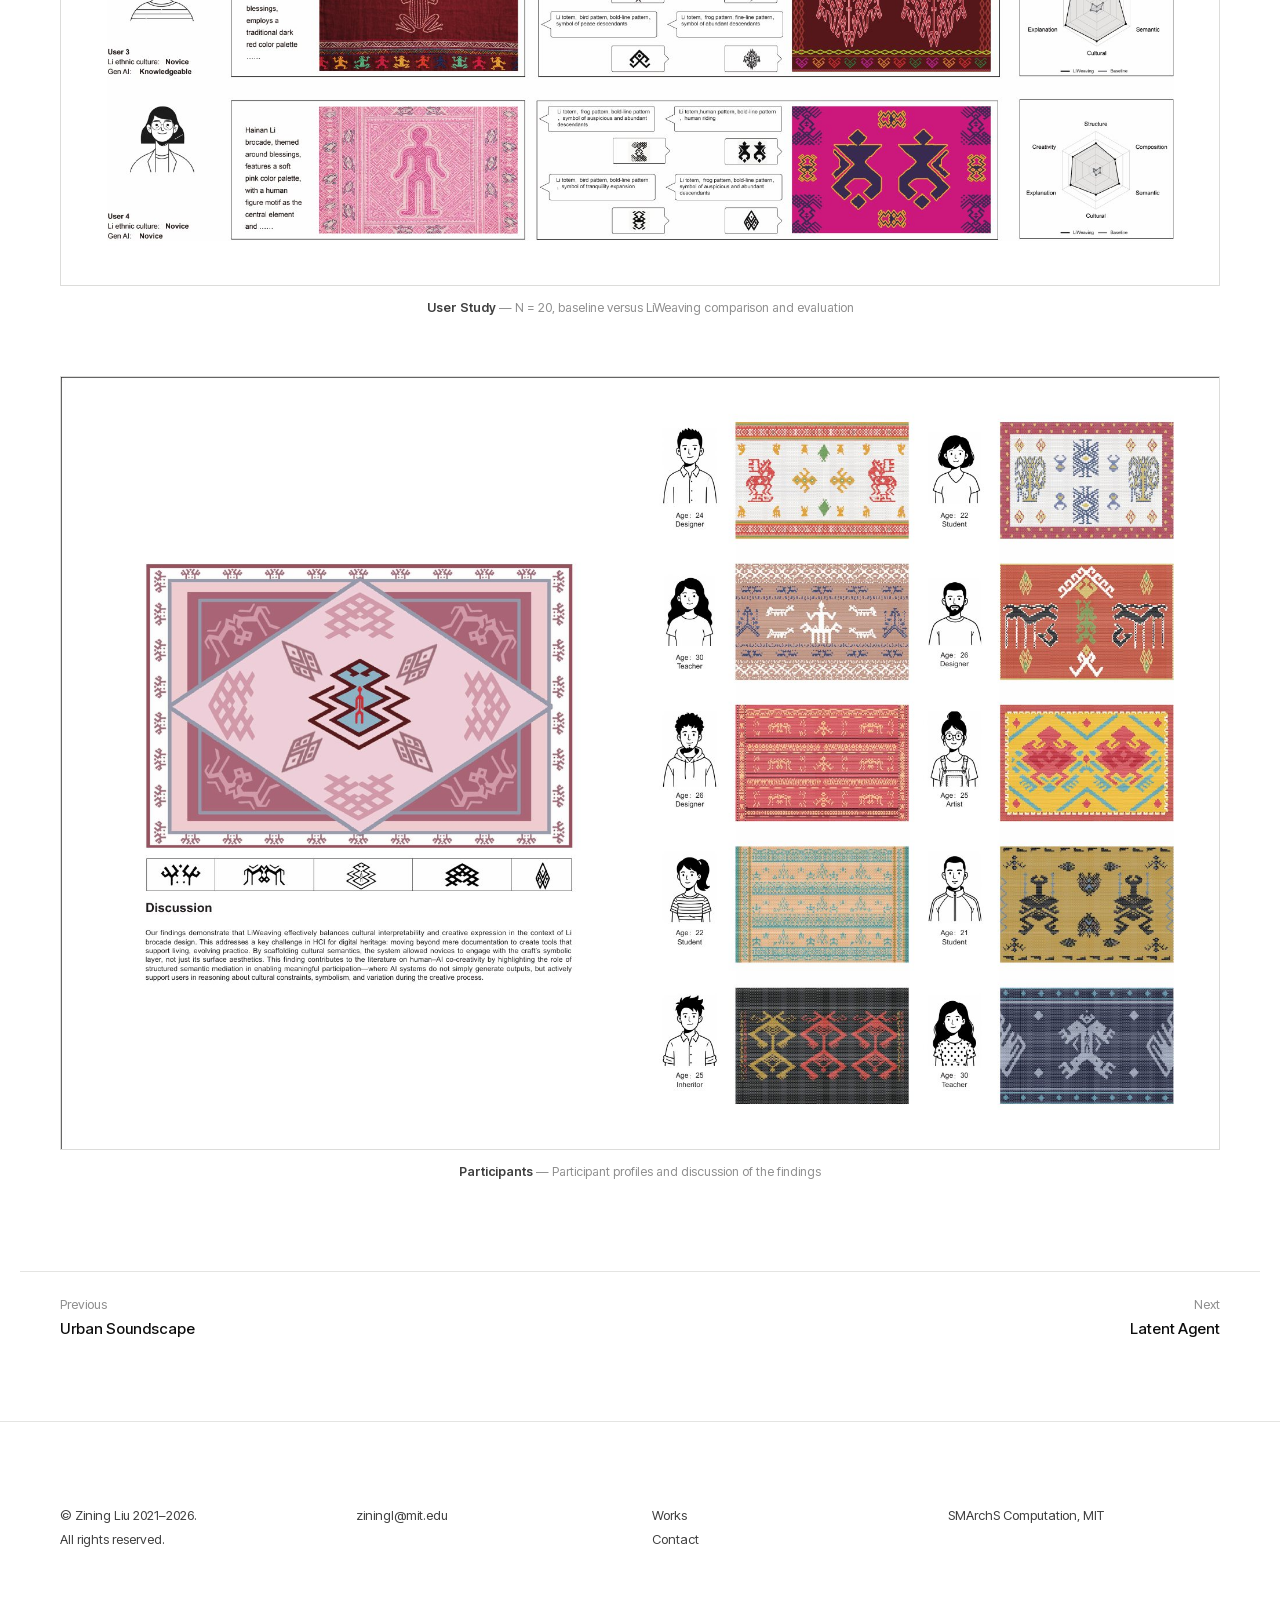
<file: liweaving.html>
<!doctype html>
<html lang="en">
<head>
<meta charset="utf-8">
<meta name="viewport" content="width=device-width, initial-scale=1">
<title>LiWeaving — Zining Liu</title>
<meta name="description" content="Generative AI for Li brocade design supporting cultural interpretability and creative expression">
<meta property="og:title" content="LiWeaving — Zining Liu">
<meta property="og:description" content="Generative AI for Li brocade design supporting cultural interpretability and creative expression">
<meta property="og:type" content="website">
<link rel="icon" href="favicon.svg" type="image/svg+xml">
<link rel="preload" href="assets/fonts/InterTight-latin.woff2" as="font" type="font/woff2" crossorigin>
<link rel="stylesheet" href="assets/css/site.css">
</head>
<body>

<header class="topbar">
  <div class="wrap">
    <a class="brand" href="index.html">Zining Liu</a>
    <nav class="nav" aria-label="Primary">
        <a href="index.html#works">Works</a>
        <a href="mailto:ziningl@mit.edu">Contact</a>
    </nav>
  </div>
</header>

<main>

<section class="wrap titleblock">
  <div>
    <h1>LiWeaving</h1>
    <p class="sub">Generative AI for Li brocade design supporting cultural interpretability and creative expression</p>
  </div>
  <dl>
      <dt>Timeline</dt><dd>Jun. – Aug. 2025</dd>
      <dt>My role</dt><dd>50% Group conceptual design<br>80% Data analysis<br>70% Model training<br>50% User study</dd>
  </dl>
  <dl>
      <dt>Group member</dt><dd>Zining Liu, Yunfan Zhao</dd>
      <dt>Video</dt><dd><a href="https://youtu.be/YdIIAA9SFBw" target="_blank" rel="noopener">youtu.be/YdIIAA9SFBw</a></dd>
  </dl>
</section>

<section class="wrap"><p class="note"><b>Note:</b> Full project video at <a href="https://youtu.be/YdIIAA9SFBw" target="_blank" rel="noopener">youtu.be/YdIIAA9SFBw</a>.</p></section>

<section class="wrap body">
  <h2>Abstract</h2>
  <p>Li brocade weaving, a national intangible cultural heritage of China, embodies cultural symbolism through motifs that express rituals, beliefs, and daily life. Yet its transmission and innovation face challenges: databases lack systematic semantic annotation, AI design emphasises aesthetics over meaning, and production still depends on inheritors’ manual experience.</p>
  <p>We present LiWeaving, a generative AI-driven system designed to support Li brocade inheritors and learners in creating culturally meaningful motifs, and further enabling Li brocade design in contemporary contexts.</p>
  <p>Our findings demonstrate that LiWeaving balances cultural interpretability and creative expression: by scaffolding cultural semantics, the system allowed novices to engage with the craft’s symbolic layer, not just its surface aesthetics — where AI does not simply generate outputs, but supports users in reasoning about cultural constraints, symbolism and variation during the creative process.</p>
</section>

<section class="wrap plates">
      <figure class="plate">
        <button type="button" data-full="assets/pages/p03.jpg?v=6" data-caption="Project statement and Li brocade reference">
          <img src="assets/thumbs/p03.jpg?v=6" srcset="assets/thumbs/p03.jpg?v=6 760w, assets/pages/p03.jpg?v=6 1998w" sizes="(max-width: 900px) 92vw, 1160px"
               alt="Project statement and Li brocade reference" loading="lazy" width="1998" height="1332">
        </button>
        <figcaption><b>Overview</b> &mdash; Project statement and Li brocade reference</figcaption>
      </figure>
      <figure class="plate">
        <button type="button" data-full="assets/pages/p04.jpg?v=6" data-caption="Comprehensive study of Hainan Li brocade — motif taxonomy, weaving methods, tools, fibres, costumes and plant dyes — and the semantic mapping of motifs">
          <img src="assets/thumbs/p04.jpg?v=6" srcset="assets/thumbs/p04.jpg?v=6 760w, assets/pages/p04.jpg?v=6 1998w" sizes="(max-width: 900px) 92vw, 1160px"
               alt="Comprehensive study of Hainan Li brocade — motif taxonomy, weaving methods, tools, fibres, costumes and plant dyes — and the semantic mapping of motifs" loading="lazy" width="1998" height="1332">
        </button>
        <figcaption><b>Field Study</b> &mdash; Comprehensive study of Hainan Li brocade — motif taxonomy, weaving methods, tools, fibres, costumes and plant dyes — and the semantic mapping of motifs</figcaption>
      </figure>
      <figure class="plate">
        <button type="button" data-full="assets/pages/p05.jpg?v=6" data-caption="A. Dataset · B. Model (forward and reverse diffusion) · C. User interaction">
          <img src="assets/thumbs/p05.jpg?v=6" srcset="assets/thumbs/p05.jpg?v=6 760w, assets/pages/p05.jpg?v=6 1998w" sizes="(max-width: 900px) 92vw, 1160px"
               alt="A. Dataset · B. Model (forward and reverse diffusion) · C. User interaction" loading="lazy" width="1998" height="1332">
        </button>
        <figcaption><b>Research Framework</b> &mdash; A. Dataset · B. Model (forward and reverse diffusion) · C. User interaction</figcaption>
      </figure>
      <figure class="plate">
        <button type="button" data-full="assets/pages/p06.jpg?v=6" data-caption="LiGeneration, CLIP retrieval with similarity scoring, and LiQwen motif explanation">
          <img src="assets/thumbs/p06.jpg?v=6" srcset="assets/thumbs/p06.jpg?v=6 760w, assets/pages/p06.jpg?v=6 1998w" sizes="(max-width: 900px) 92vw, 1160px"
               alt="LiGeneration, CLIP retrieval with similarity scoring, and LiQwen motif explanation" loading="lazy" width="1998" height="1332">
        </button>
        <figcaption><b>System / A1–A3</b> &mdash; LiGeneration, CLIP retrieval with similarity scoring, and LiQwen motif explanation</figcaption>
      </figure>
      <figure class="plate">
        <button type="button" data-full="assets/pages/p07.jpg?v=6" data-caption="Colour editing, digital collage, weaving simulation and situated cultural application">
          <img src="assets/thumbs/p07.jpg?v=6" srcset="assets/thumbs/p07.jpg?v=6 760w, assets/pages/p07.jpg?v=6 1998w" sizes="(max-width: 900px) 92vw, 1160px"
               alt="Colour editing, digital collage, weaving simulation and situated cultural application" loading="lazy" width="1998" height="1332">
        </button>
        <figcaption><b>System / A4–A7</b> &mdash; Colour editing, digital collage, weaving simulation and situated cultural application</figcaption>
      </figure>
      <figure class="plate">
        <button type="button" data-full="assets/pages/p08.jpg?v=6" data-caption="N = 4, scored across structure, creativity, aesthetic, cultural and semantic dimensions">
          <img src="assets/thumbs/p08.jpg?v=6" srcset="assets/thumbs/p08.jpg?v=6 760w, assets/pages/p08.jpg?v=6 1998w" sizes="(max-width: 900px) 92vw, 1160px"
               alt="N = 4, scored across structure, creativity, aesthetic, cultural and semantic dimensions" loading="lazy" width="1998" height="1332">
        </button>
        <figcaption><b>Expert Evaluation</b> &mdash; N = 4, scored across structure, creativity, aesthetic, cultural and semantic dimensions</figcaption>
      </figure>
      <figure class="plate">
        <button type="button" data-full="assets/pages/p09.jpg?v=6" data-caption="N = 20, baseline versus LiWeaving comparison and evaluation">
          <img src="assets/thumbs/p09.jpg?v=6" srcset="assets/thumbs/p09.jpg?v=6 760w, assets/pages/p09.jpg?v=6 1998w" sizes="(max-width: 900px) 92vw, 1160px"
               alt="N = 20, baseline versus LiWeaving comparison and evaluation" loading="lazy" width="1998" height="1332">
        </button>
        <figcaption><b>User Study</b> &mdash; N = 20, baseline versus LiWeaving comparison and evaluation</figcaption>
      </figure>
      <figure class="plate">
        <button type="button" data-full="assets/pages/p10.jpg?v=6" data-caption="Participant profiles and discussion of the findings">
          <img src="assets/thumbs/p10.jpg?v=6" srcset="assets/thumbs/p10.jpg?v=6 760w, assets/pages/p10.jpg?v=6 1998w" sizes="(max-width: 900px) 92vw, 1160px"
               alt="Participant profiles and discussion of the findings" loading="lazy" width="1998" height="1332">
        </button>
        <figcaption><b>Participants</b> &mdash; Participant profiles and discussion of the findings</figcaption>
      </figure>
</section>

<nav class="wrap pager" aria-label="Project navigation">
  <a href="soundscape.html">Previous<strong>Urban Soundscape</strong></a>
  <a class="r" href="latent-agent.html">Next<strong>Latent Agent</strong></a>
</nav>

</main>

<footer class="foot">
  <div class="wrap">
    <div class="foot__cols">
      <div>
        <span>&copy; Zining Liu 2021&ndash;2026.</span>
        <span>All rights reserved.</span>
      </div>
      <div>
        <a href="mailto:ziningl@mit.edu">ziningl@mit.edu</a>
      </div>
      <div>
        <a href="index.html#works">Works</a>
        <a href="mailto:ziningl@mit.edu">Contact</a>
      </div>
      <div>
        <span>SMArchS Computation, MIT</span>
      </div>
    </div>
  </div>
</footer>

<script src="assets/js/site.js"></script>
</body>
</html>
</file>
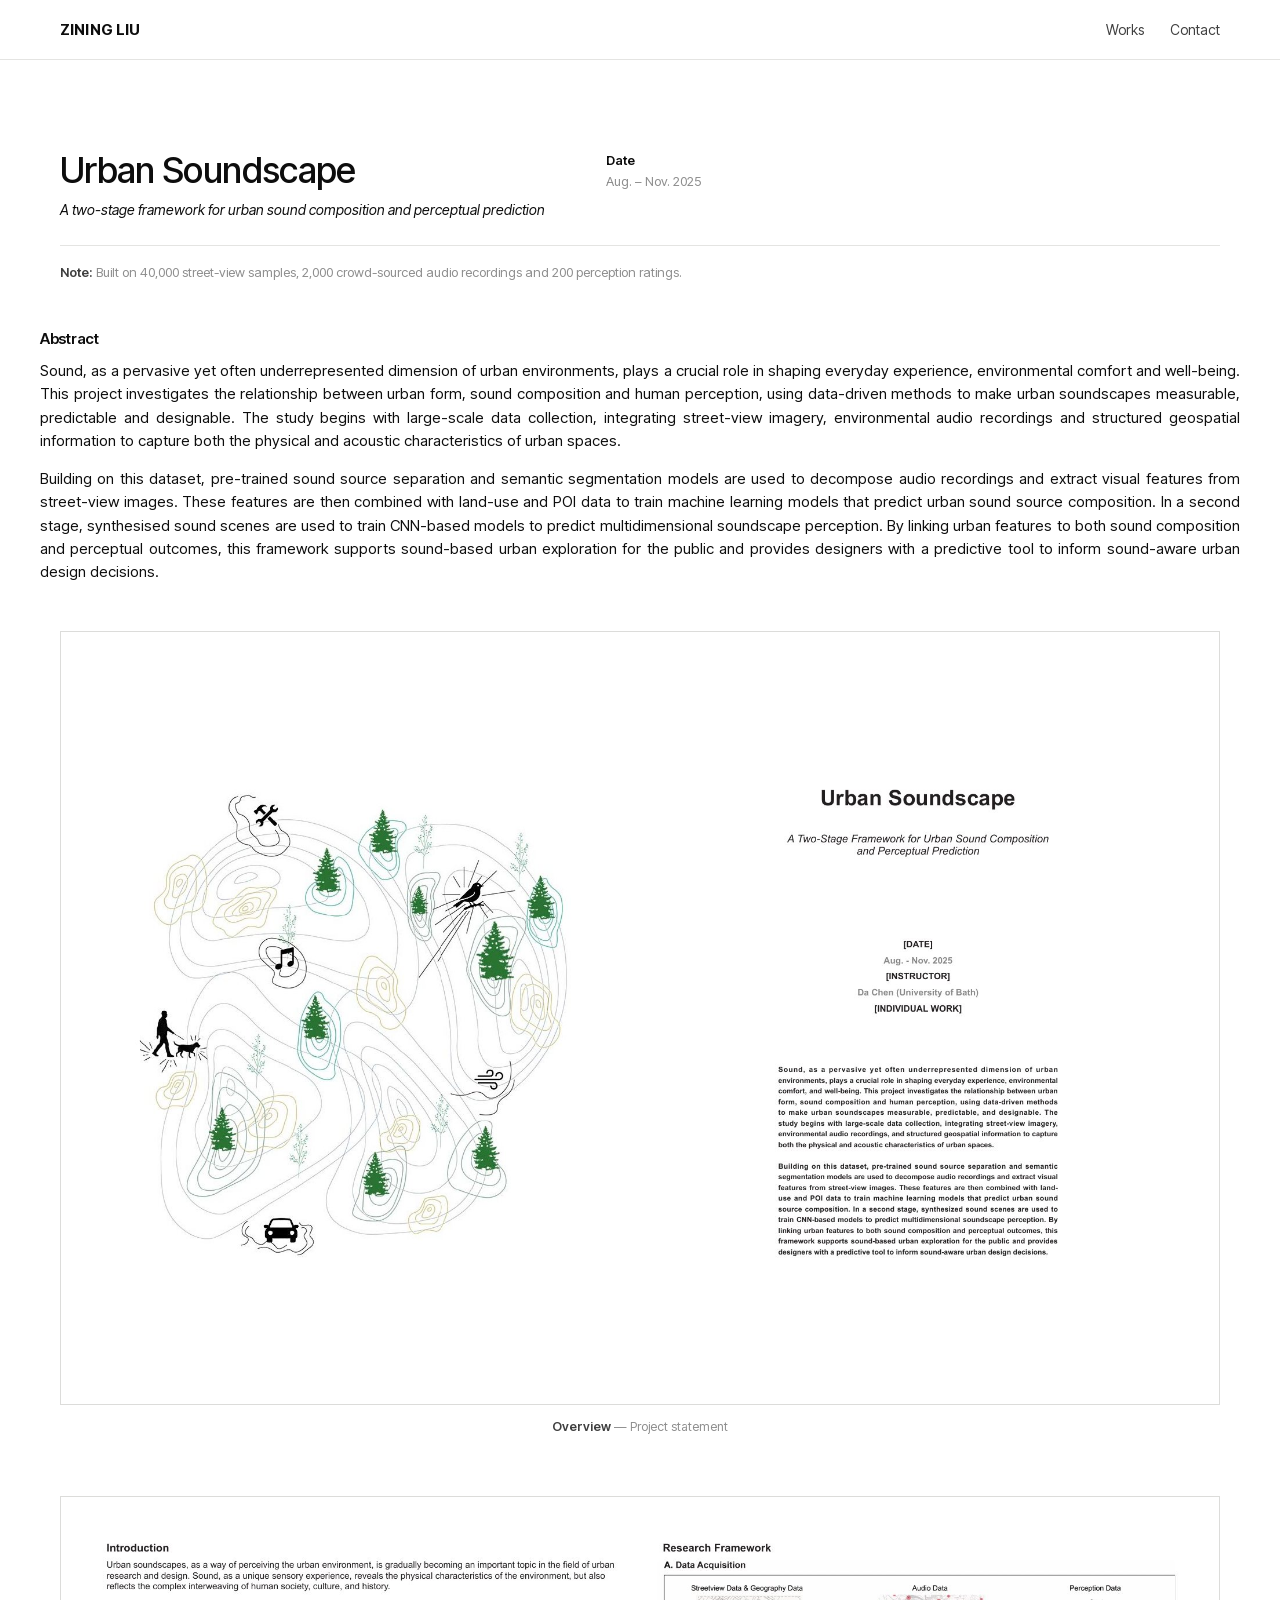
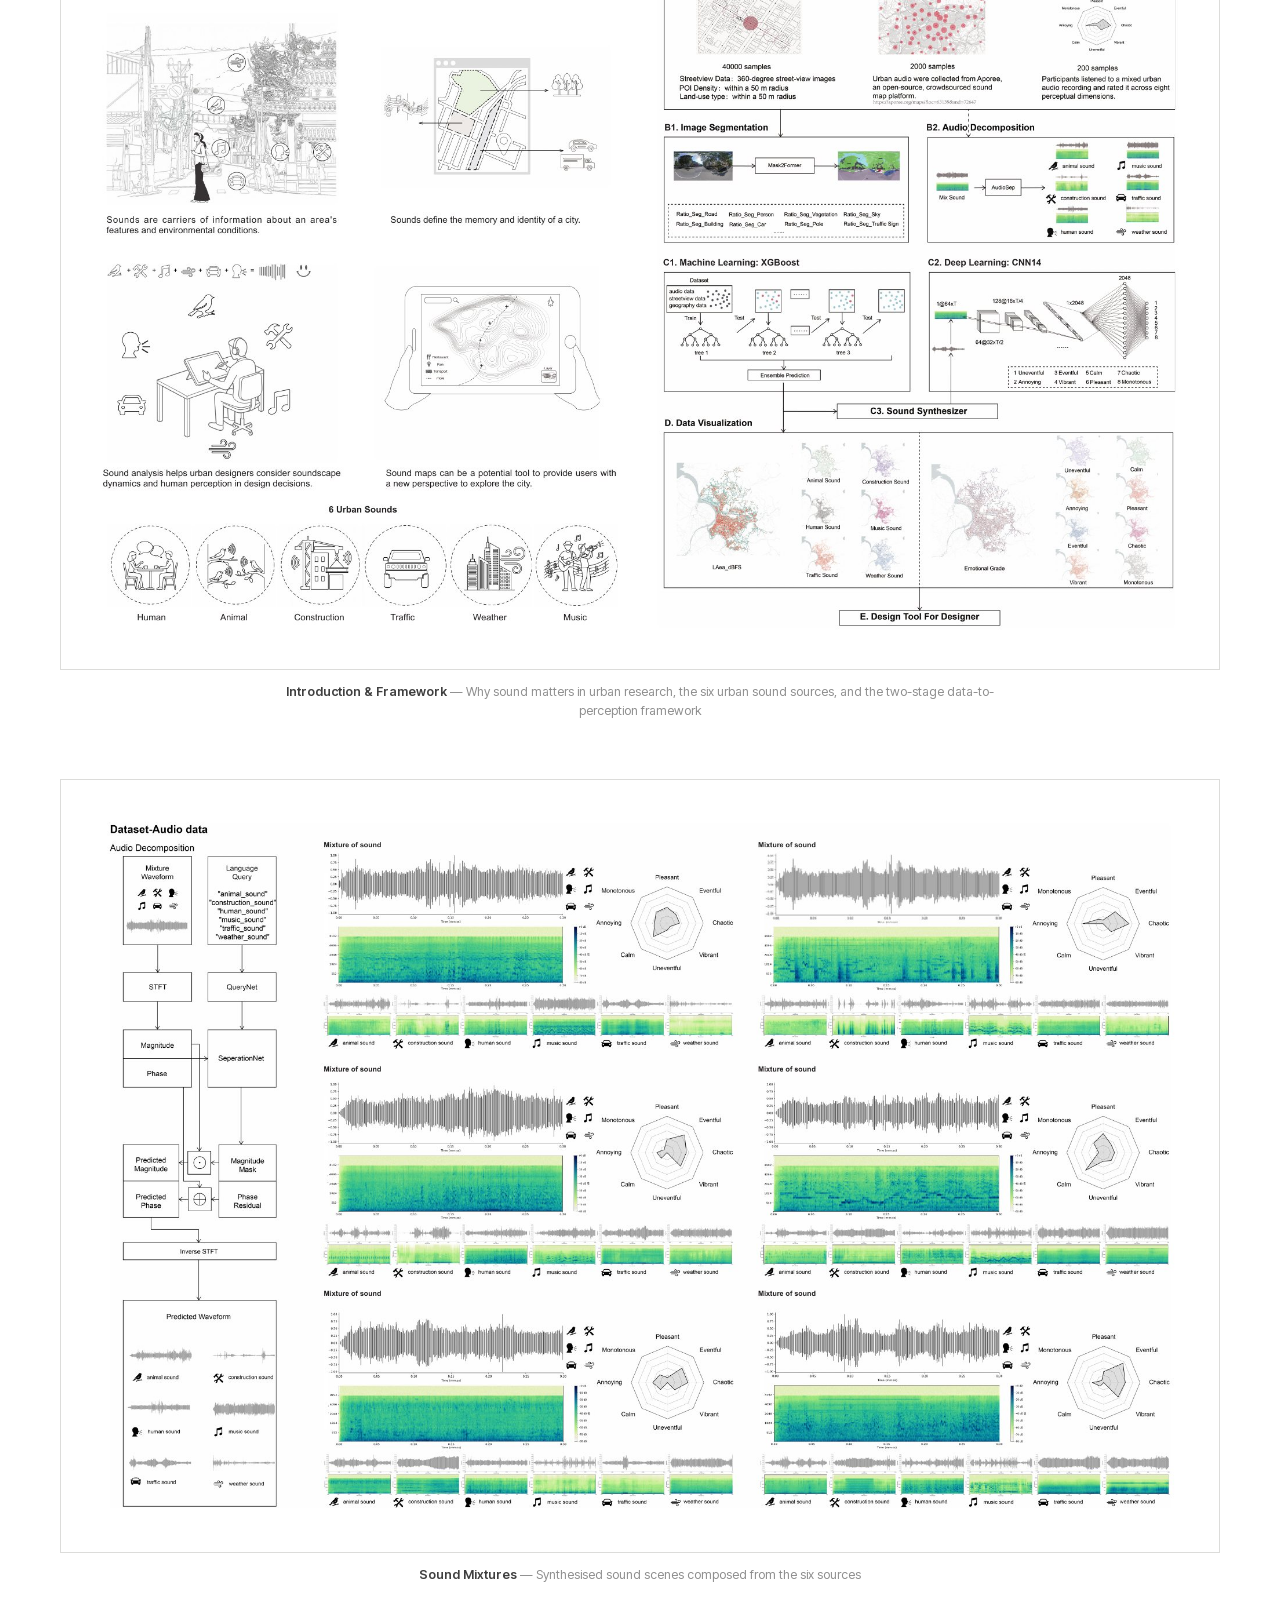
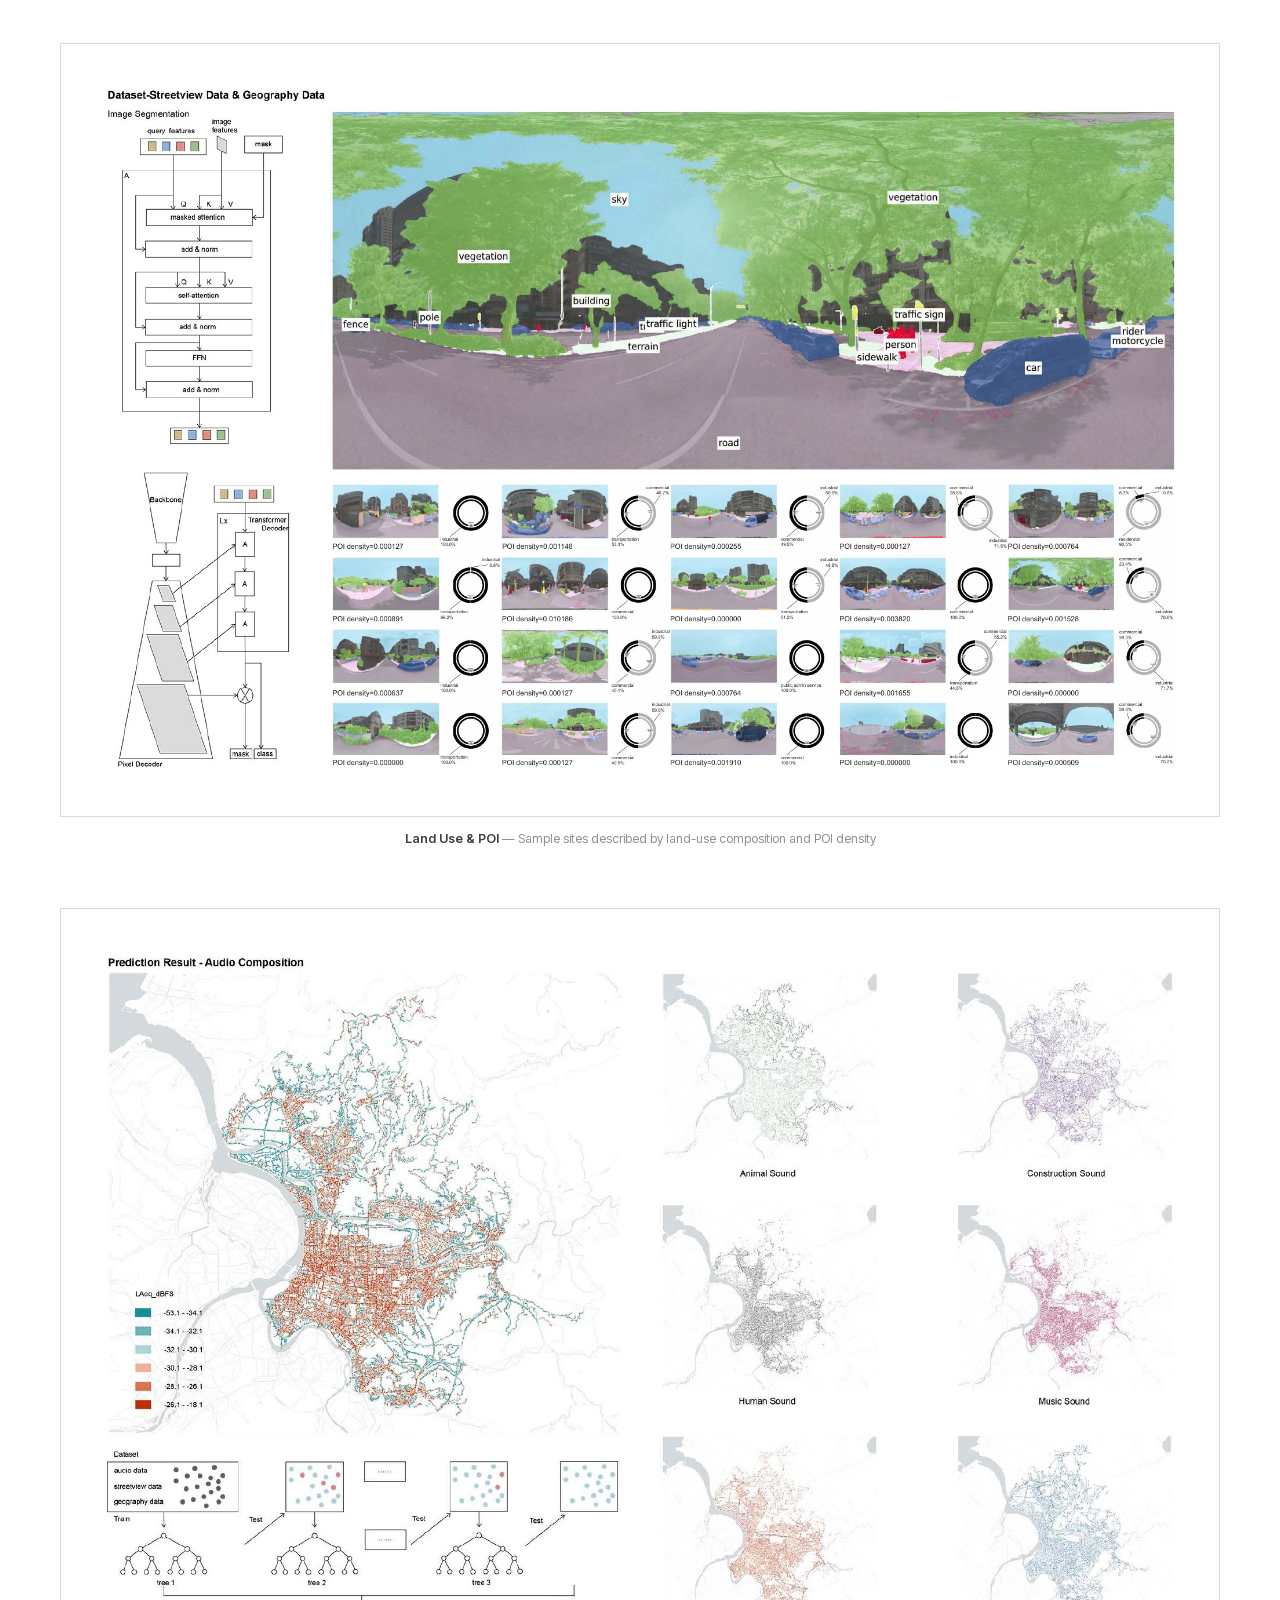
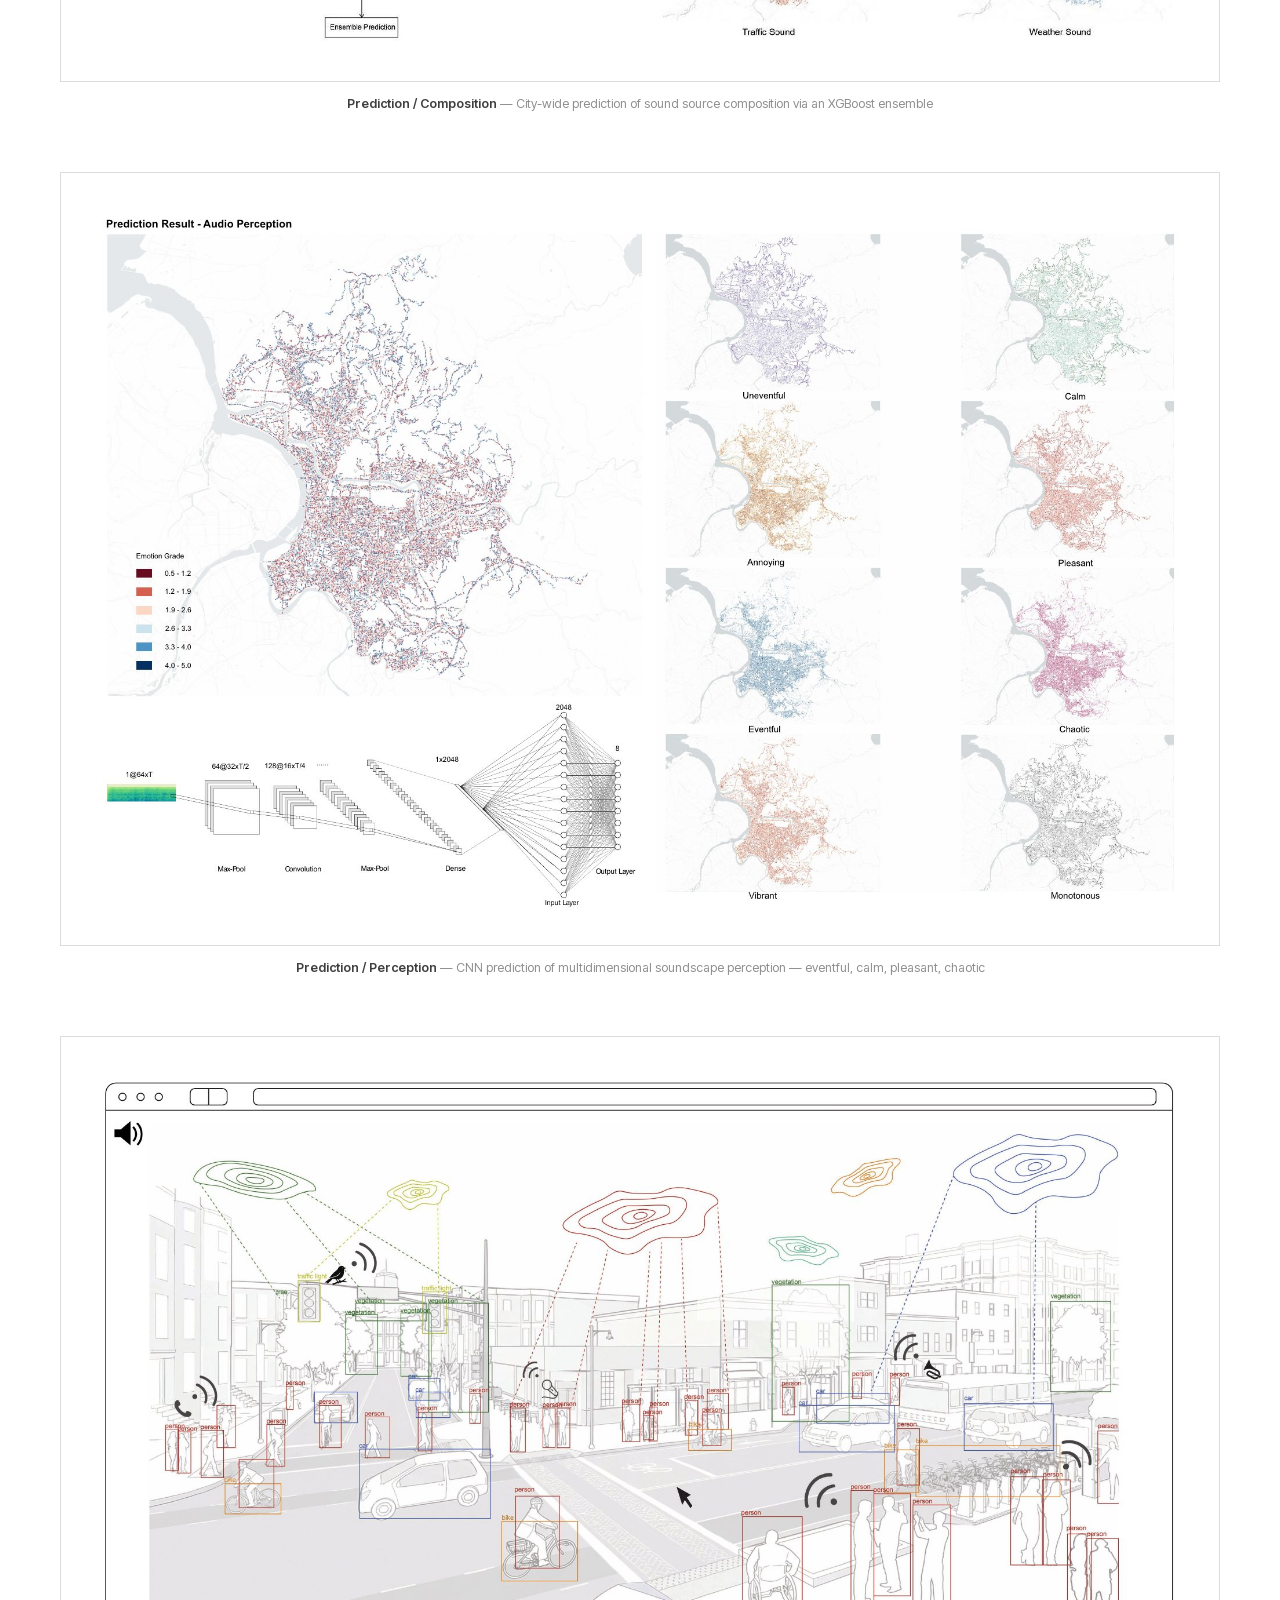
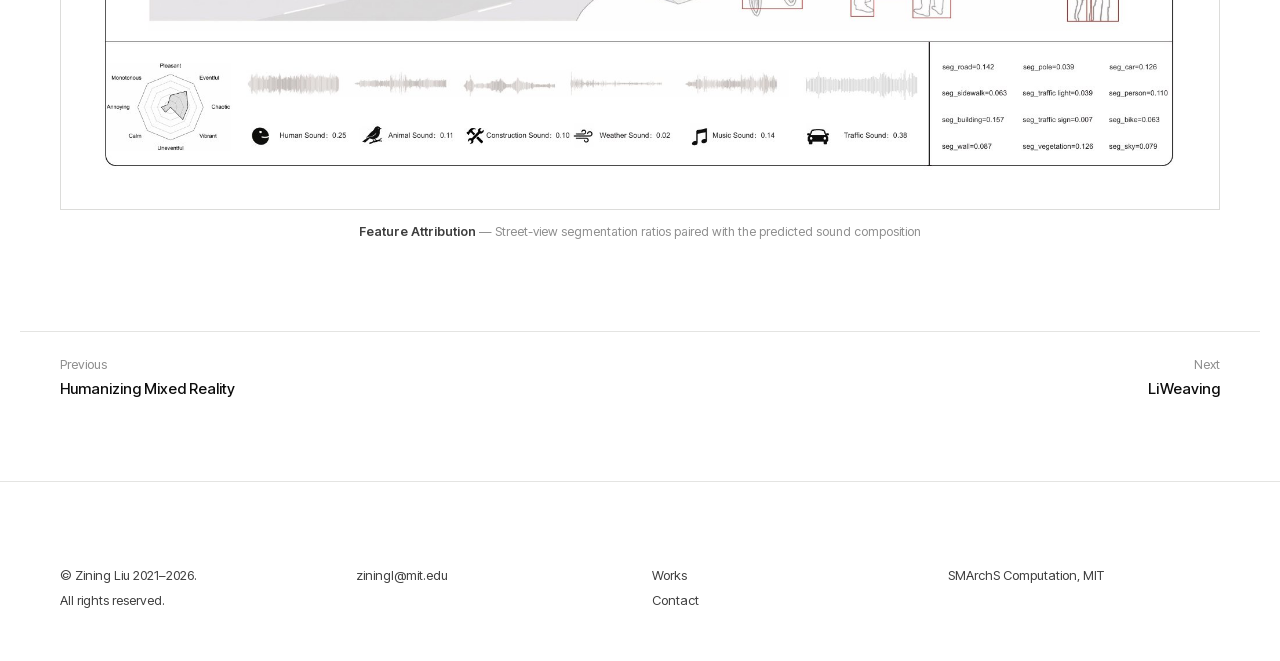
<file: soundscape.html>
<!doctype html>
<html lang="en">
<head>
<meta charset="utf-8">
<meta name="viewport" content="width=device-width, initial-scale=1">
<title>Urban Soundscape — Zining Liu</title>
<meta name="description" content="A two-stage framework for urban sound composition and perceptual prediction">
<meta property="og:title" content="Urban Soundscape — Zining Liu">
<meta property="og:description" content="A two-stage framework for urban sound composition and perceptual prediction">
<meta property="og:type" content="website">
<link rel="icon" href="favicon.svg" type="image/svg+xml">
<link rel="preload" href="assets/fonts/InterTight-latin.woff2" as="font" type="font/woff2" crossorigin>
<link rel="stylesheet" href="assets/css/site.css">
</head>
<body>

<header class="topbar">
  <div class="wrap">
    <a class="brand" href="index.html">Zining Liu</a>
    <nav class="nav" aria-label="Primary">
        <a href="index.html#works">Works</a>
        <a href="mailto:ziningl@mit.edu">Contact</a>
    </nav>
  </div>
</header>

<main>

<section class="wrap titleblock">
  <div>
    <h1>Urban Soundscape</h1>
    <p class="sub">A two-stage framework for urban sound composition and perceptual prediction</p>
  </div>
  <dl>
      <dt>Date</dt><dd>Aug. – Nov. 2025</dd>
  </dl>
  <dl>
  </dl>
</section>

<section class="wrap"><p class="note"><b>Note:</b> Built on 40,000 street-view samples, 2,000 crowd-sourced audio recordings and 200 perception ratings.</p></section>

<section class="wrap body">
  <h2>Abstract</h2>
  <p>Sound, as a pervasive yet often underrepresented dimension of urban environments, plays a crucial role in shaping everyday experience, environmental comfort and well-being. This project investigates the relationship between urban form, sound composition and human perception, using data-driven methods to make urban soundscapes measurable, predictable and designable. The study begins with large-scale data collection, integrating street-view imagery, environmental audio recordings and structured geospatial information to capture both the physical and acoustic characteristics of urban spaces.</p>
  <p>Building on this dataset, pre-trained sound source separation and semantic segmentation models are used to decompose audio recordings and extract visual features from street-view images. These features are then combined with land-use and POI data to train machine learning models that predict urban sound source composition. In a second stage, synthesised sound scenes are used to train CNN-based models to predict multidimensional soundscape perception. By linking urban features to both sound composition and perceptual outcomes, this framework supports sound-based urban exploration for the public and provides designers with a predictive tool to inform sound-aware urban design decisions.</p>
</section>

<section class="wrap plates">
      <figure class="plate">
        <button type="button" data-full="assets/pages/p11.jpg?v=6" data-caption="Project statement">
          <img src="assets/thumbs/p11.jpg?v=6" srcset="assets/thumbs/p11.jpg?v=6 760w, assets/pages/p11.jpg?v=6 1998w" sizes="(max-width: 900px) 92vw, 1160px"
               alt="Project statement" loading="lazy" width="1998" height="1332">
        </button>
        <figcaption><b>Overview</b> &mdash; Project statement</figcaption>
      </figure>
      <figure class="plate">
        <button type="button" data-full="assets/pages/p12.jpg?v=6" data-caption="Why sound matters in urban research, the six urban sound sources, and the two-stage data-to-perception framework">
          <img src="assets/thumbs/p12.jpg?v=6" srcset="assets/thumbs/p12.jpg?v=6 760w, assets/pages/p12.jpg?v=6 1998w" sizes="(max-width: 900px) 92vw, 1160px"
               alt="Why sound matters in urban research, the six urban sound sources, and the two-stage data-to-perception framework" loading="lazy" width="1998" height="1332">
        </button>
        <figcaption><b>Introduction &amp; Framework</b> &mdash; Why sound matters in urban research, the six urban sound sources, and the two-stage data-to-perception framework</figcaption>
      </figure>
      <figure class="plate">
        <button type="button" data-full="assets/pages/p13.jpg?v=6" data-caption="Synthesised sound scenes composed from the six sources">
          <img src="assets/thumbs/p13.jpg?v=6" srcset="assets/thumbs/p13.jpg?v=6 760w, assets/pages/p13.jpg?v=6 1998w" sizes="(max-width: 900px) 92vw, 1160px"
               alt="Synthesised sound scenes composed from the six sources" loading="lazy" width="1998" height="1332">
        </button>
        <figcaption><b>Sound Mixtures</b> &mdash; Synthesised sound scenes composed from the six sources</figcaption>
      </figure>
      <figure class="plate">
        <button type="button" data-full="assets/pages/p14.jpg?v=6" data-caption="Sample sites described by land-use composition and POI density">
          <img src="assets/thumbs/p14.jpg?v=6" srcset="assets/thumbs/p14.jpg?v=6 760w, assets/pages/p14.jpg?v=6 1998w" sizes="(max-width: 900px) 92vw, 1160px"
               alt="Sample sites described by land-use composition and POI density" loading="lazy" width="1998" height="1332">
        </button>
        <figcaption><b>Land Use &amp; POI</b> &mdash; Sample sites described by land-use composition and POI density</figcaption>
      </figure>
      <figure class="plate">
        <button type="button" data-full="assets/pages/p15.jpg?v=6" data-caption="City-wide prediction of sound source composition via an XGBoost ensemble">
          <img src="assets/thumbs/p15.jpg?v=6" srcset="assets/thumbs/p15.jpg?v=6 760w, assets/pages/p15.jpg?v=6 1998w" sizes="(max-width: 900px) 92vw, 1160px"
               alt="City-wide prediction of sound source composition via an XGBoost ensemble" loading="lazy" width="1998" height="1332">
        </button>
        <figcaption><b>Prediction / Composition</b> &mdash; City-wide prediction of sound source composition via an XGBoost ensemble</figcaption>
      </figure>
      <figure class="plate">
        <button type="button" data-full="assets/pages/p16.jpg?v=6" data-caption="CNN prediction of multidimensional soundscape perception — eventful, calm, pleasant, chaotic">
          <img src="assets/thumbs/p16.jpg?v=6" srcset="assets/thumbs/p16.jpg?v=6 760w, assets/pages/p16.jpg?v=6 1998w" sizes="(max-width: 900px) 92vw, 1160px"
               alt="CNN prediction of multidimensional soundscape perception — eventful, calm, pleasant, chaotic" loading="lazy" width="1998" height="1332">
        </button>
        <figcaption><b>Prediction / Perception</b> &mdash; CNN prediction of multidimensional soundscape perception — eventful, calm, pleasant, chaotic</figcaption>
      </figure>
      <figure class="plate">
        <button type="button" data-full="assets/pages/p17.jpg?v=6" data-caption="Street-view segmentation ratios paired with the predicted sound composition">
          <img src="assets/thumbs/p17.jpg?v=6" srcset="assets/thumbs/p17.jpg?v=6 760w, assets/pages/p17.jpg?v=6 1998w" sizes="(max-width: 900px) 92vw, 1160px"
               alt="Street-view segmentation ratios paired with the predicted sound composition" loading="lazy" width="1998" height="1332">
        </button>
        <figcaption><b>Feature Attribution</b> &mdash; Street-view segmentation ratios paired with the predicted sound composition</figcaption>
      </figure>
</section>

<nav class="wrap pager" aria-label="Project navigation">
  <a href="bodymr.html">Previous<strong>Humanizing Mixed Reality</strong></a>
  <a class="r" href="liweaving.html">Next<strong>LiWeaving</strong></a>
</nav>

</main>

<footer class="foot">
  <div class="wrap">
    <div class="foot__cols">
      <div>
        <span>&copy; Zining Liu 2021&ndash;2026.</span>
        <span>All rights reserved.</span>
      </div>
      <div>
        <a href="mailto:ziningl@mit.edu">ziningl@mit.edu</a>
      </div>
      <div>
        <a href="index.html#works">Works</a>
        <a href="mailto:ziningl@mit.edu">Contact</a>
      </div>
      <div>
        <span>SMArchS Computation, MIT</span>
      </div>
    </div>
  </div>
</footer>

<script src="assets/js/site.js"></script>
</body>
</html>
</file>
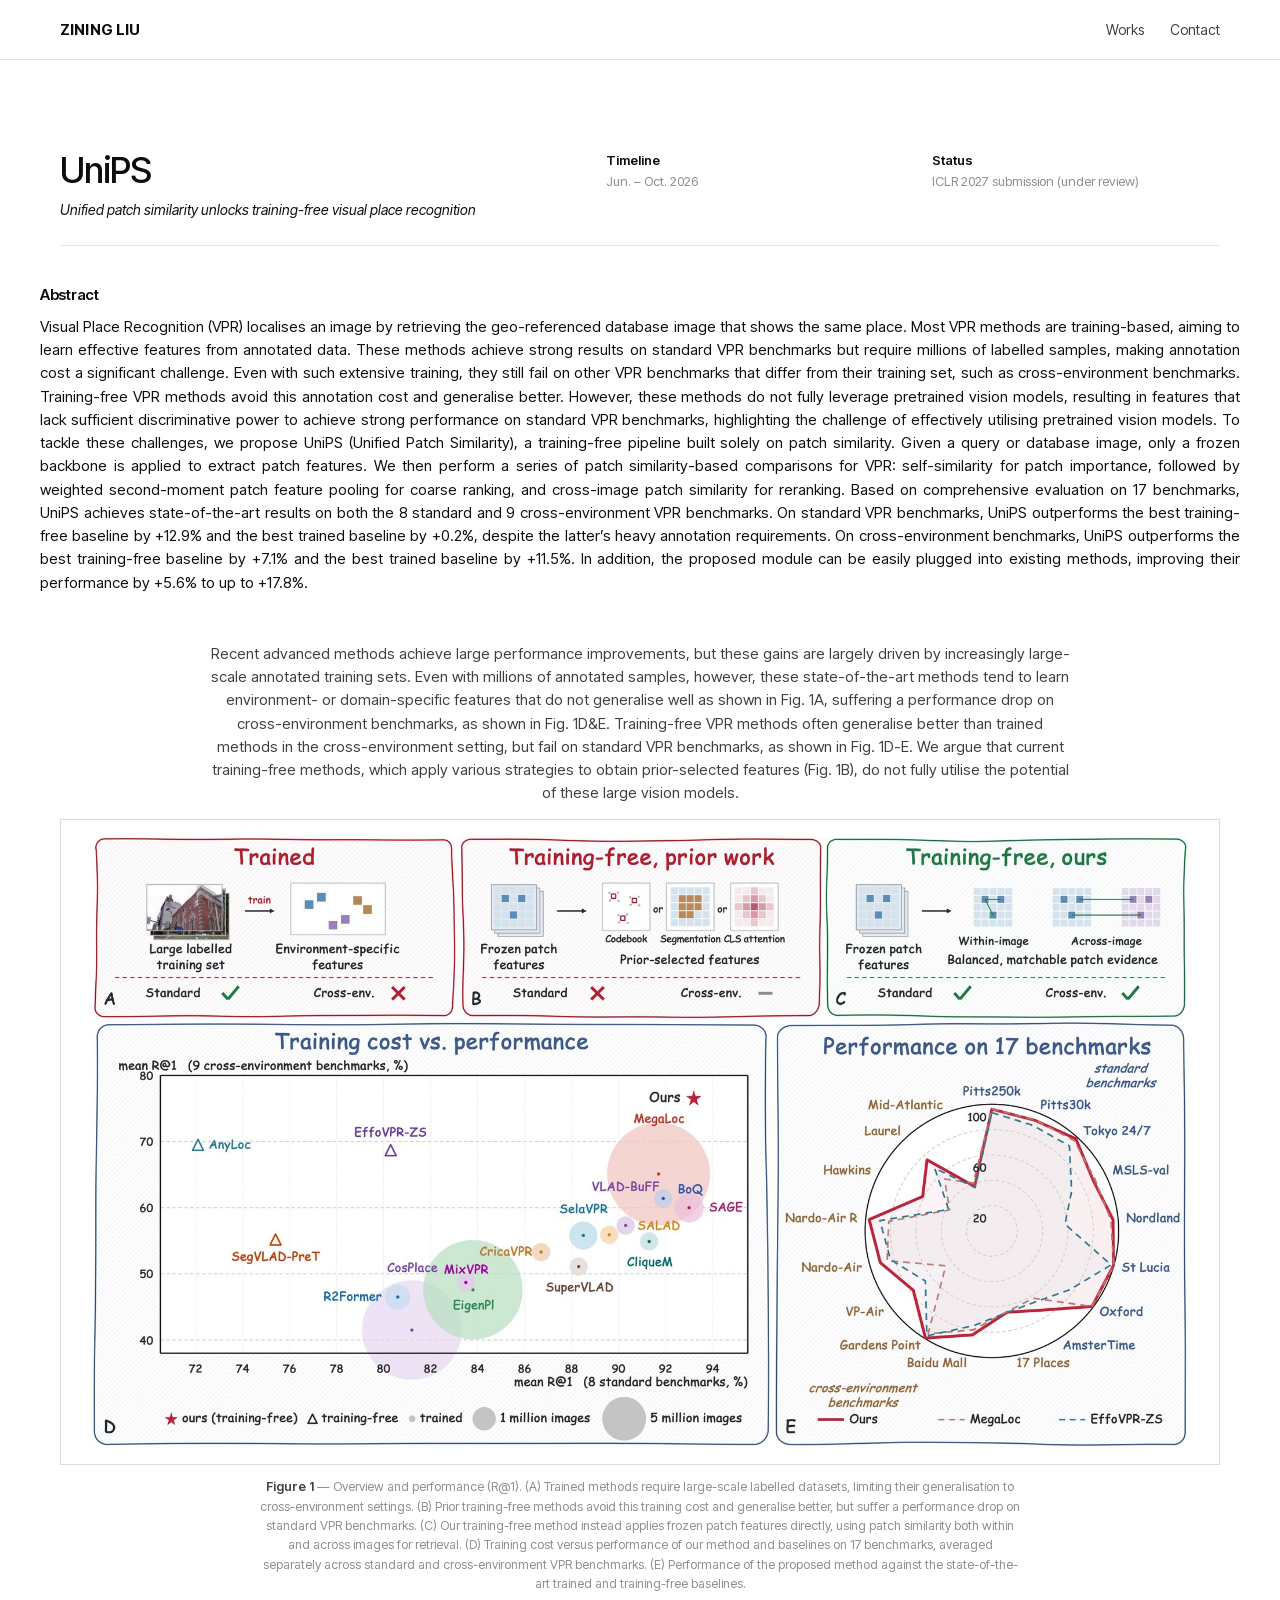
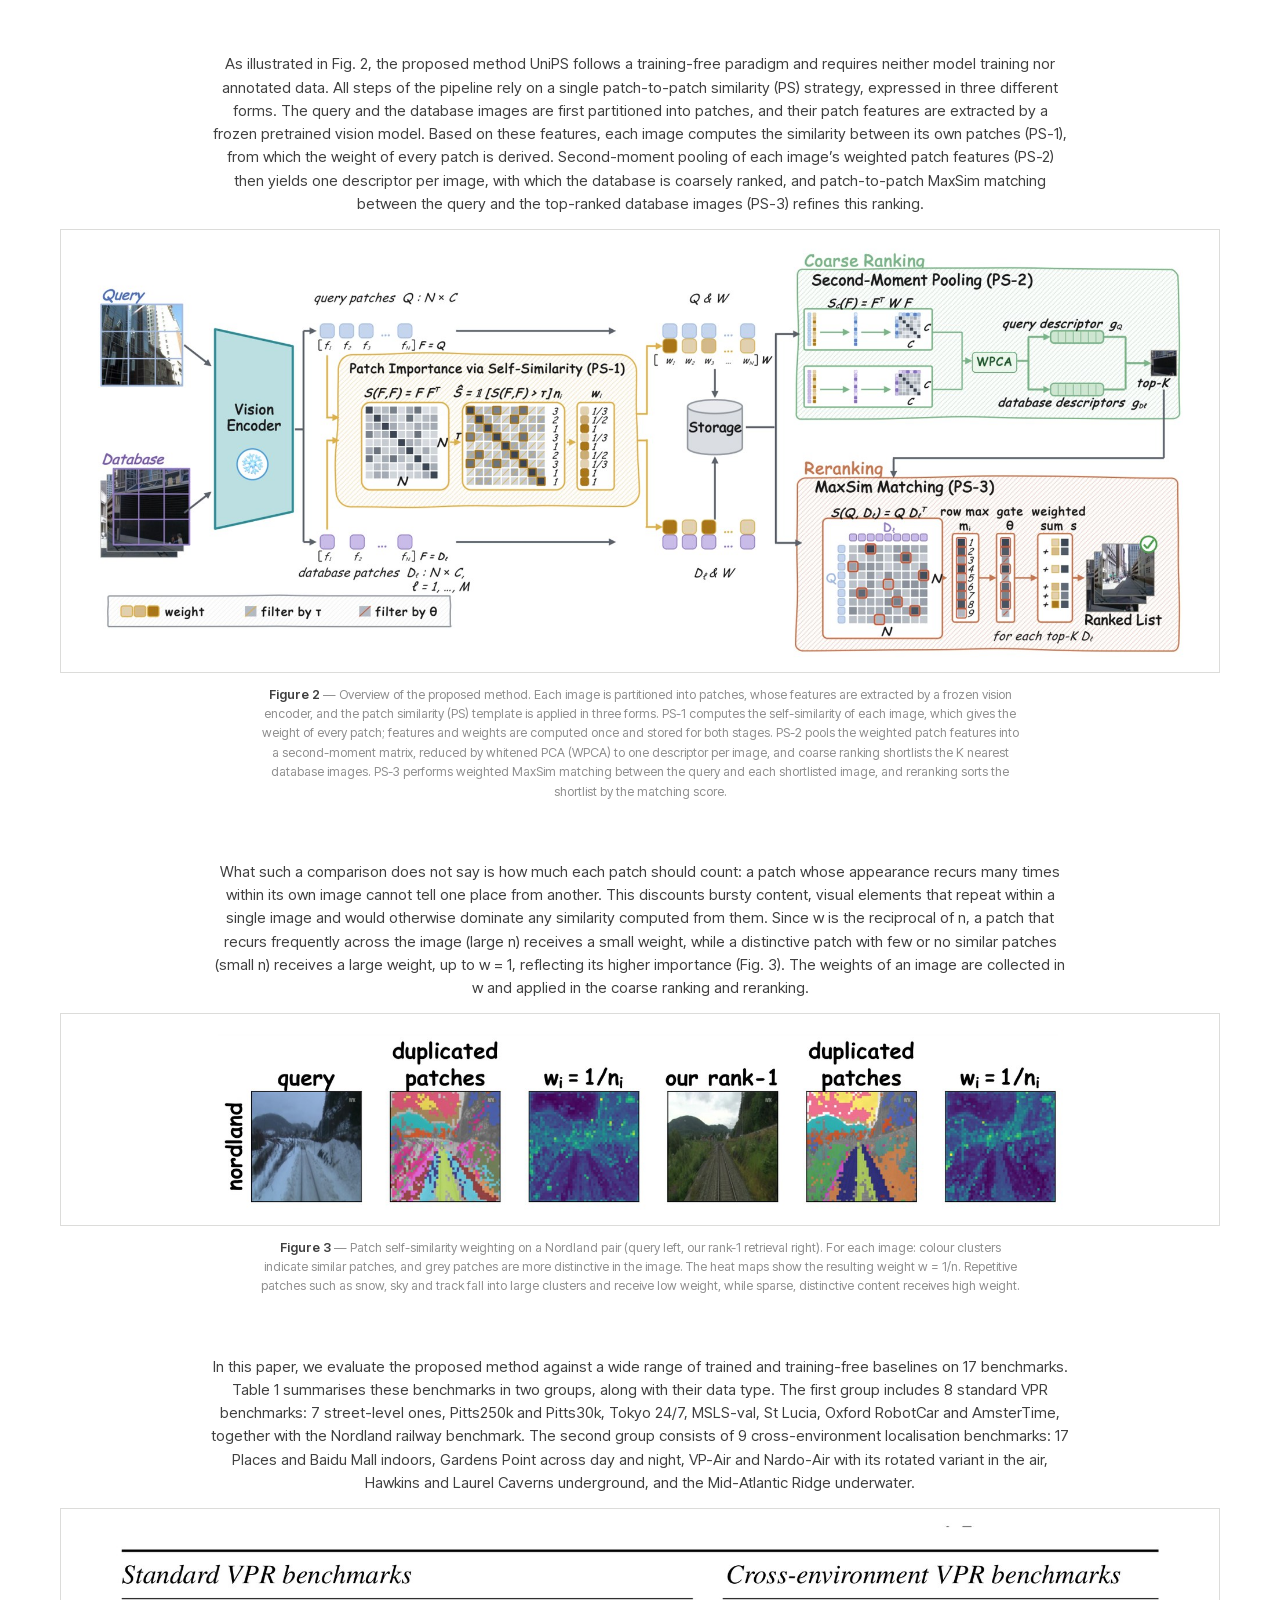
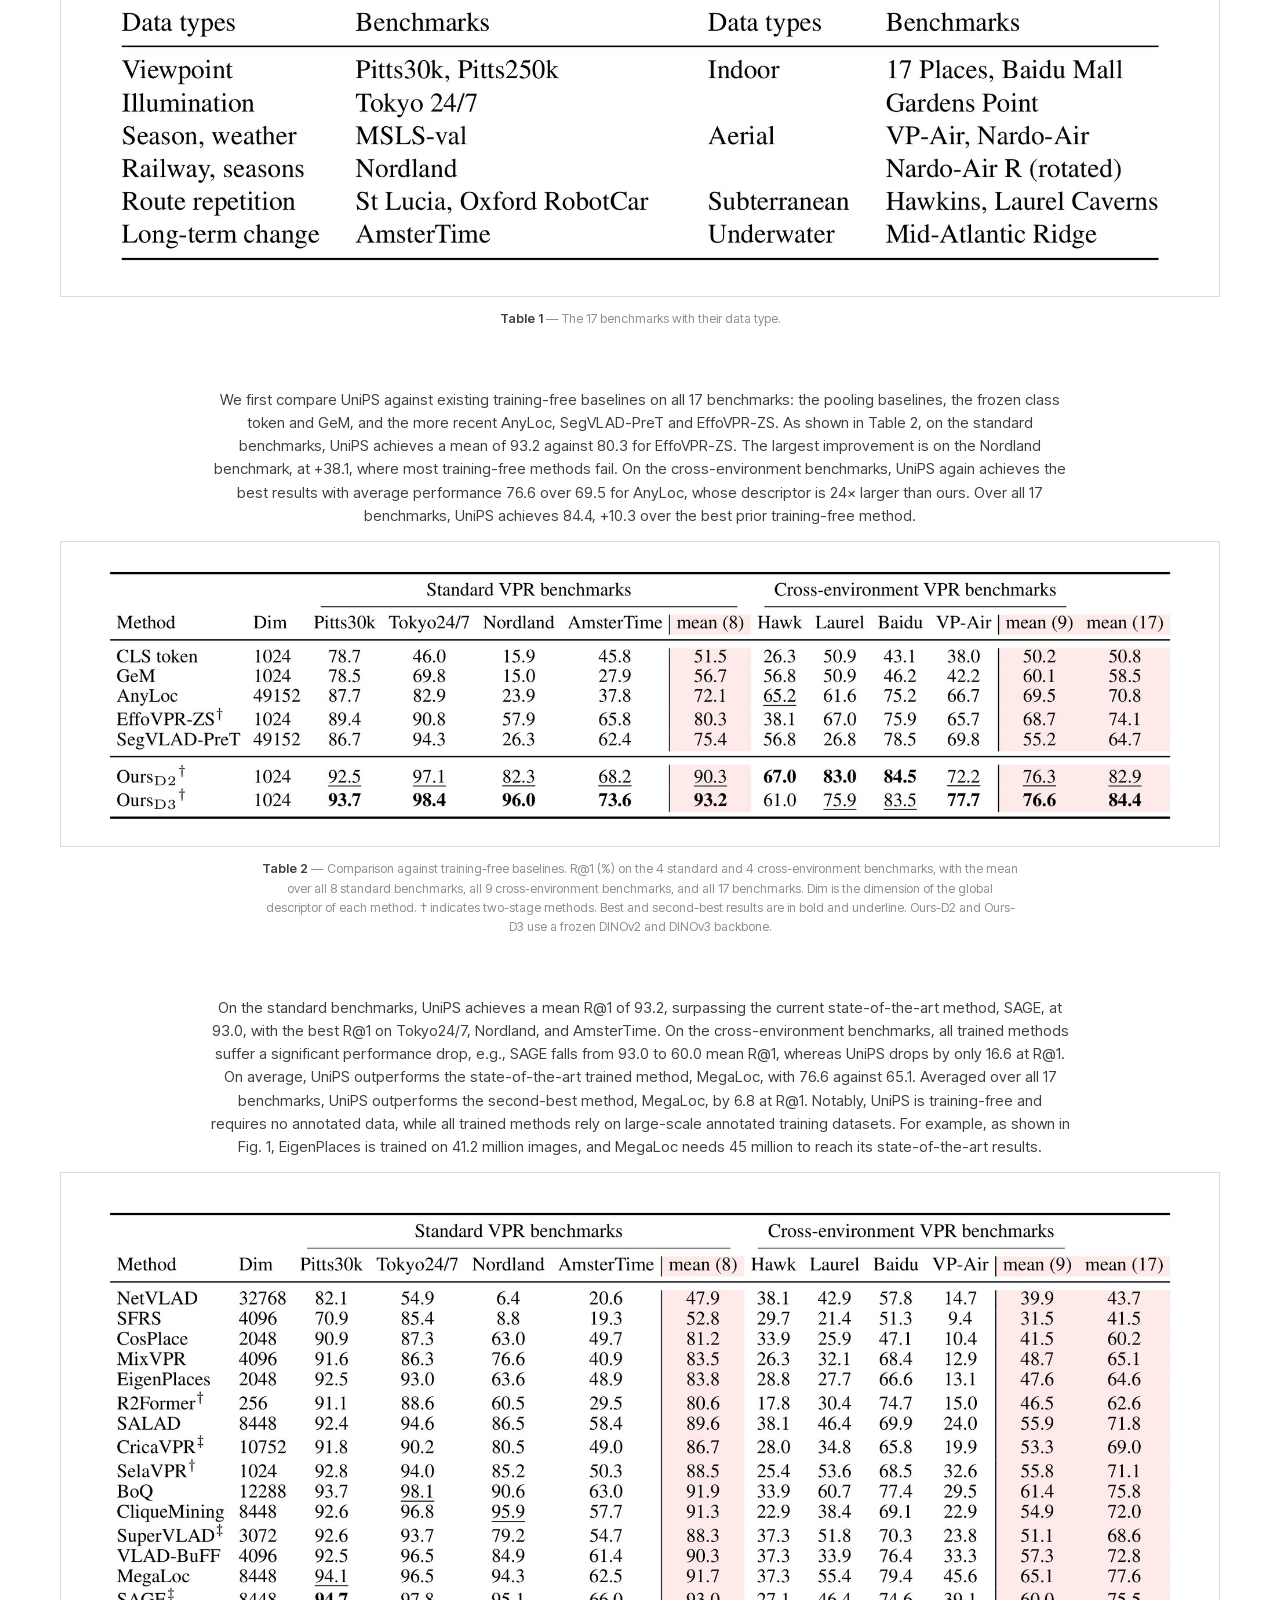
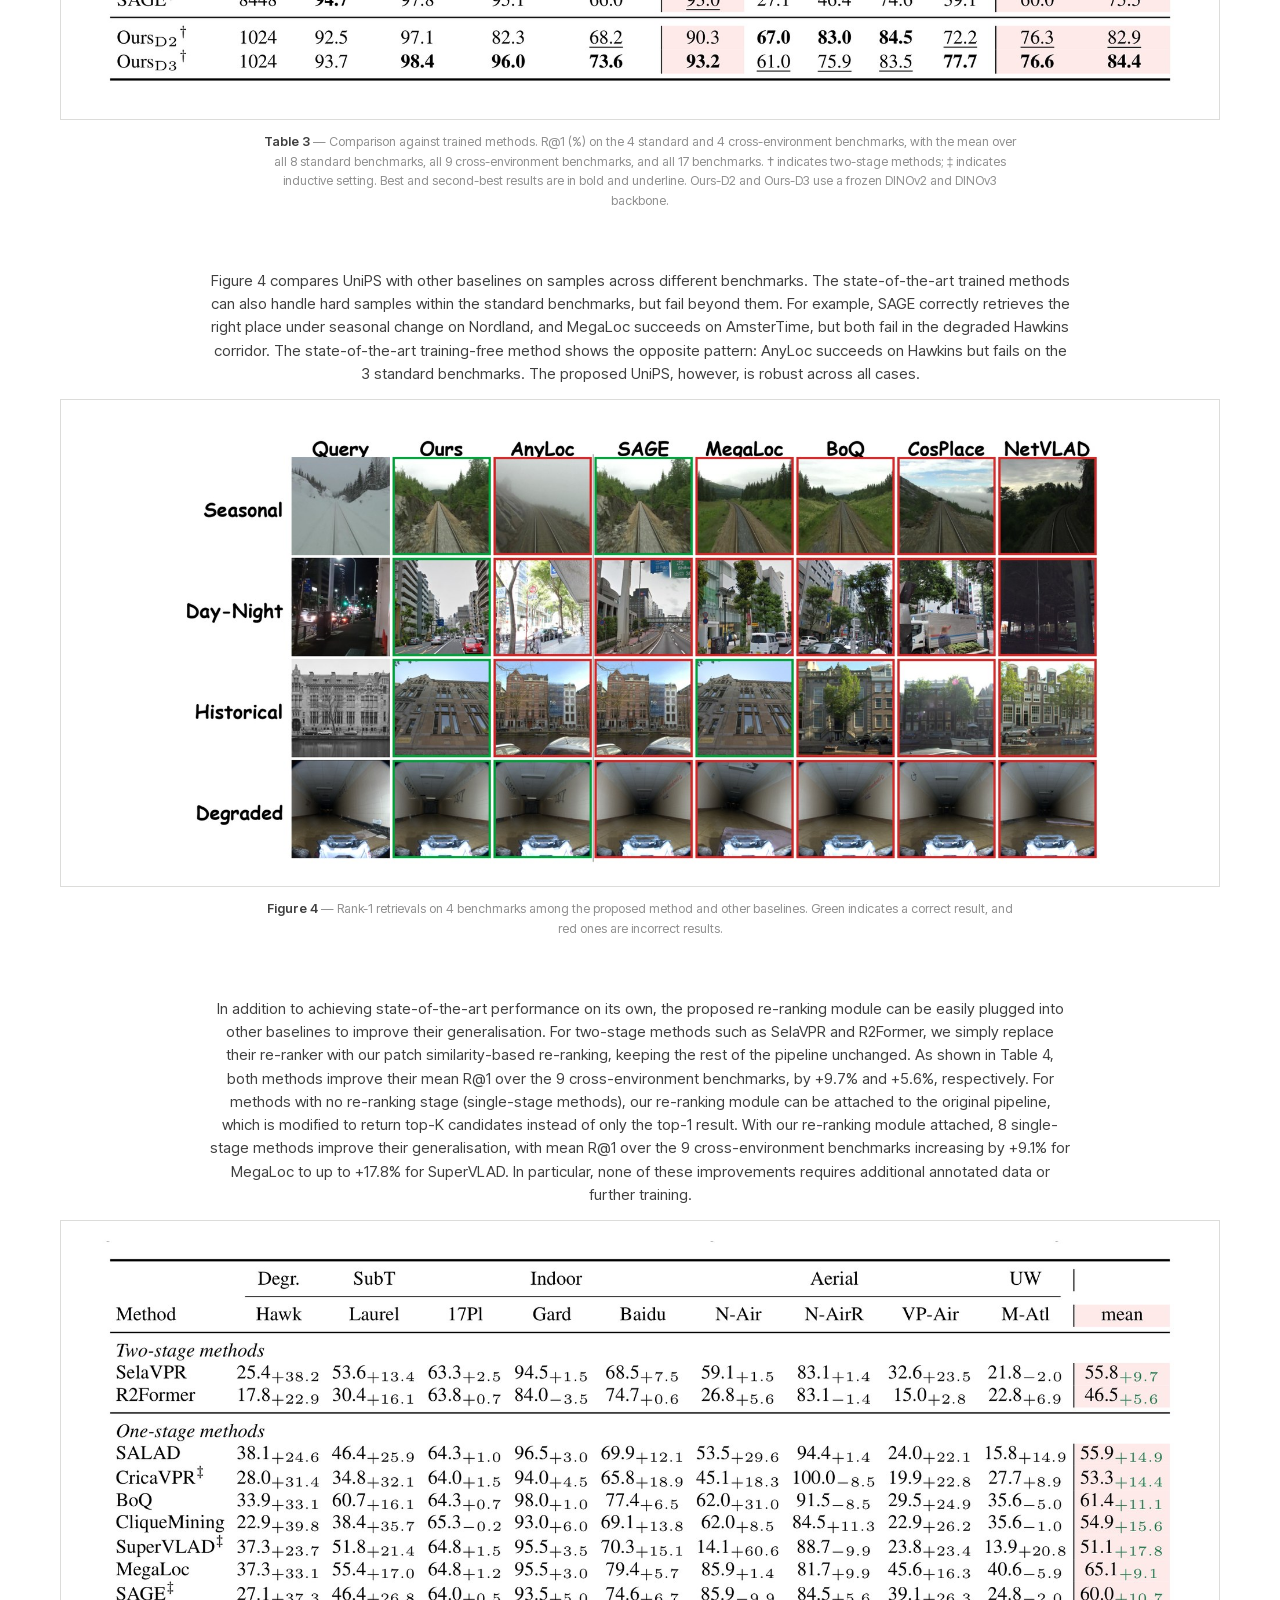
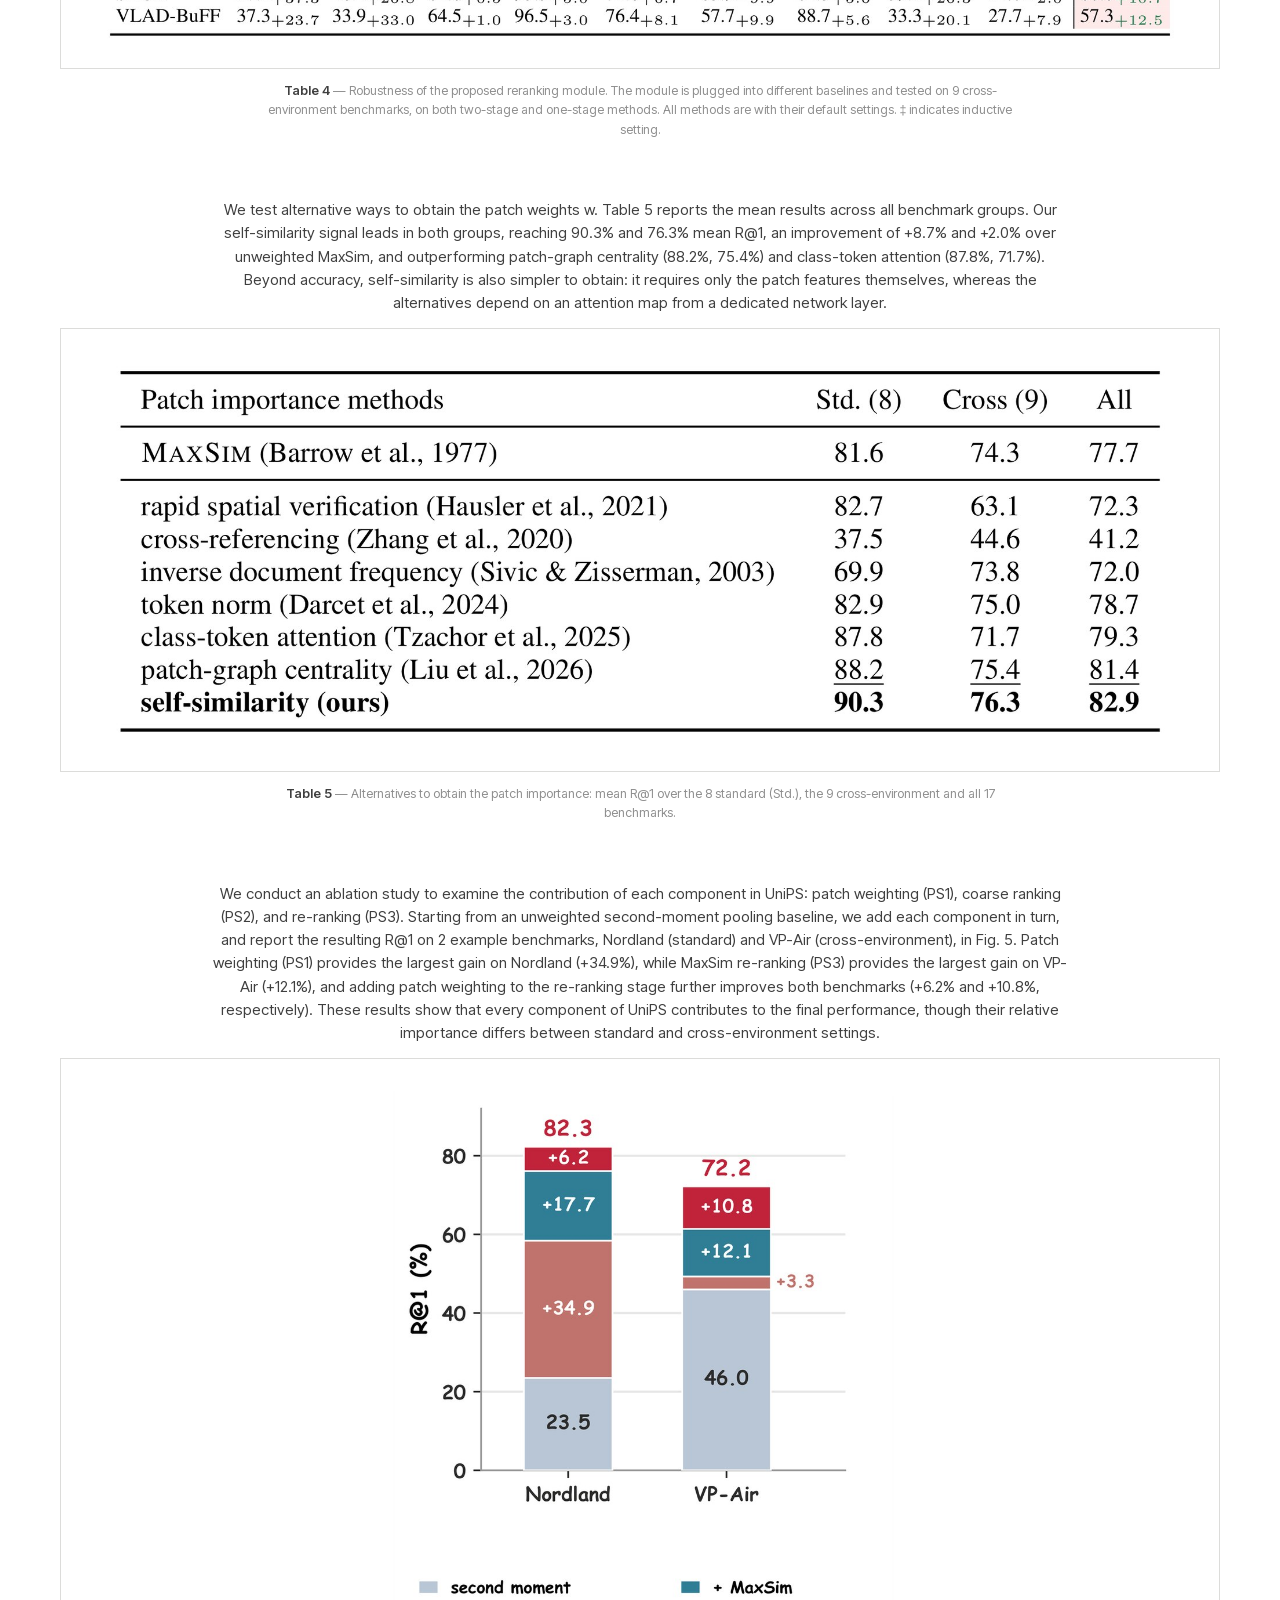
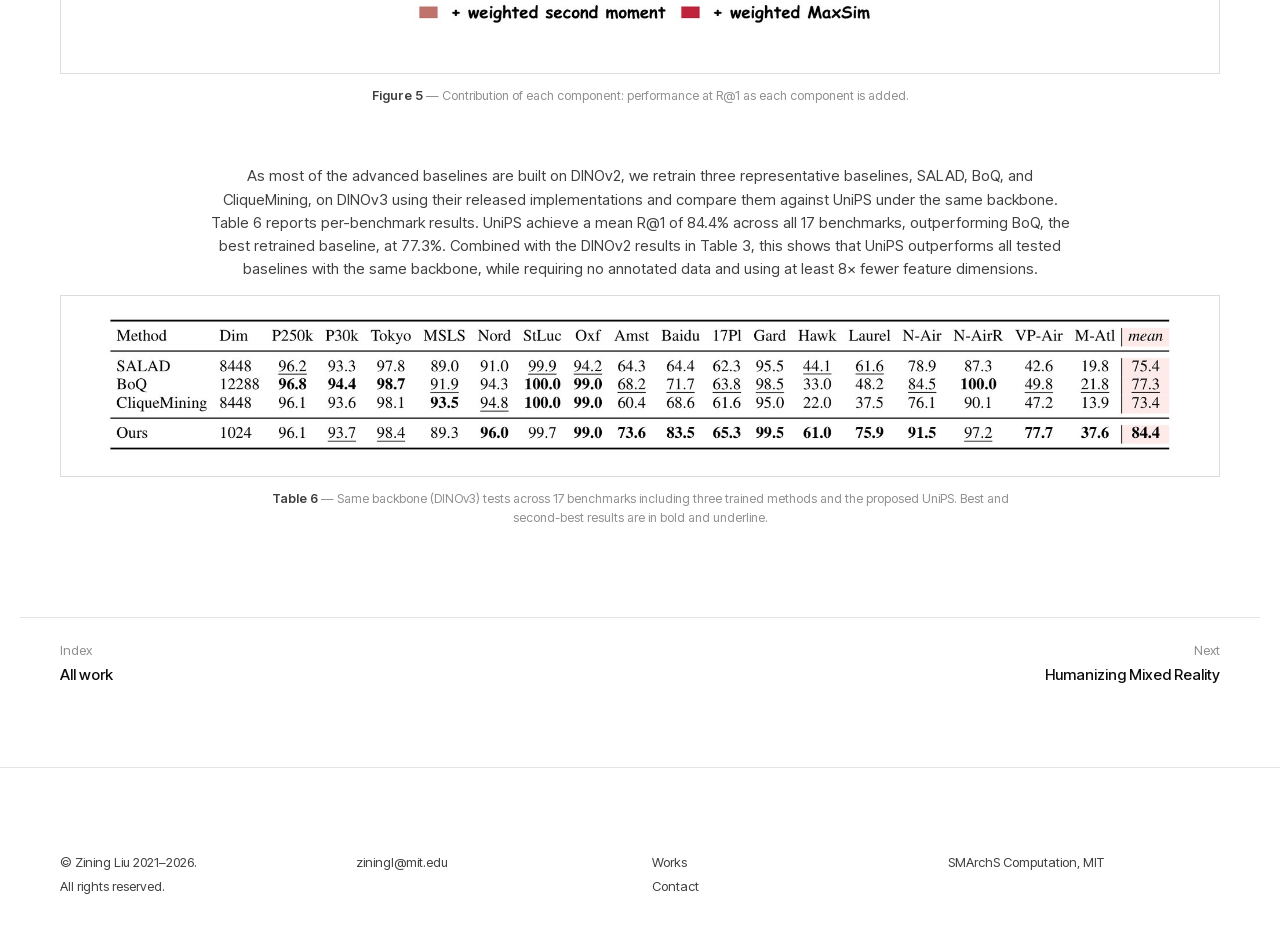
<file: vpr.html>
<!doctype html>
<html lang="en">
<head>
<meta charset="utf-8">
<meta name="viewport" content="width=device-width, initial-scale=1">
<title>UniPS — Zining Liu</title>
<meta name="description" content="Unified patch similarity unlocks training-free visual place recognition">
<meta property="og:title" content="UniPS — Zining Liu">
<meta property="og:description" content="Unified patch similarity unlocks training-free visual place recognition">
<meta property="og:type" content="website">
<link rel="icon" href="favicon.svg" type="image/svg+xml">
<link rel="preload" href="assets/fonts/InterTight-latin.woff2" as="font" type="font/woff2" crossorigin>
<link rel="stylesheet" href="assets/css/site.css">
</head>
<body>

<header class="topbar">
  <div class="wrap">
    <a class="brand" href="index.html">Zining Liu</a>
    <nav class="nav" aria-label="Primary">
        <a href="index.html#works">Works</a>
        <a href="mailto:ziningl@mit.edu">Contact</a>
    </nav>
  </div>
</header>

<main>

<section class="wrap titleblock">
  <div>
    <h1>UniPS</h1>
    <p class="sub">Unified patch similarity unlocks training-free visual place recognition</p>
  </div>
  <dl>
      <dt>Timeline</dt><dd>Jun. – Oct. 2026</dd>
  </dl>
  <dl>
      <dt>Status</dt><dd>ICLR 2027 submission (under review)</dd>
  </dl>
</section>

<section class="wrap"><p class="divider"></p></section>

<section class="wrap body">
  <h2>Abstract</h2>
  <p>Visual Place Recognition (VPR) localises an image by retrieving the geo-referenced database image that shows the same place. Most VPR methods are training-based, aiming to learn effective features from annotated data. These methods achieve strong results on standard VPR benchmarks but require millions of labelled samples, making annotation cost a significant challenge. Even with such extensive training, they still fail on other VPR benchmarks that differ from their training set, such as cross-environment benchmarks. Training-free VPR methods avoid this annotation cost and generalise better. However, these methods do not fully leverage pretrained vision models, resulting in features that lack sufficient discriminative power to achieve strong performance on standard VPR benchmarks, highlighting the challenge of effectively utilising pretrained vision models. To tackle these challenges, we propose UniPS (Unified Patch Similarity), a training-free pipeline built solely on patch similarity. Given a query or database image, only a frozen backbone is applied to extract patch features. We then perform a series of patch similarity-based comparisons for VPR: self-similarity for patch importance, followed by weighted second-moment patch feature pooling for coarse ranking, and cross-image patch similarity for reranking. Based on comprehensive evaluation on 17 benchmarks, UniPS achieves state-of-the-art results on both the 8 standard and 9 cross-environment VPR benchmarks. On standard VPR benchmarks, UniPS outperforms the best training-free baseline by +12.9% and the best trained baseline by +0.2%, despite the latter’s heavy annotation requirements. On cross-environment benchmarks, UniPS outperforms the best training-free baseline by +7.1% and the best trained baseline by +11.5%. In addition, the proposed module can be easily plugged into existing methods, improving their performance by +5.6% to up to +17.8%.</p>
</section>

<section class="wrap plates">
      <figure class="plate">
        <p class="plate__text">Recent advanced methods achieve large performance improvements, but these gains are largely driven by increasingly large-scale annotated training sets. Even with millions of annotated samples, however, these state-of-the-art methods tend to learn environment- or domain-specific features that do not generalise well as shown in Fig. 1A, suffering a performance drop on cross-environment benchmarks, as shown in Fig. 1D&amp;E. Training-free VPR methods often generalise better than trained methods in the cross-environment setting, but fail on standard VPR benchmarks, as shown in Fig. 1D-E. We argue that current training-free methods, which apply various strategies to obtain prior-selected features (Fig. 1B), do not fully utilise the potential of these large vision models.</p>
        <button type="button" data-full="assets/pages/vpr_fig01.jpg?v=6" data-caption="Overview and performance (R@1). (A) Trained methods require large-scale labelled datasets, limiting their generalisation to cross-environment settings. (B) Prior training-free methods avoid this training cost and generalise better, but suffer a performance drop on standard VPR benchmarks. (C) Our training-free method instead applies frozen patch features directly, using patch similarity both within and across images for retrieval. (D) Training cost versus performance of our method and baselines on 17 benchmarks, averaged separately across standard and cross-environment VPR benchmarks. (E) Performance of the proposed method against the state-of-the-art trained and training-free baselines.">
          <img src="assets/thumbs/vpr_fig01.jpg?v=6" srcset="assets/thumbs/vpr_fig01.jpg?v=6 760w, assets/pages/vpr_fig01.jpg?v=6 1998w" sizes="(max-width: 900px) 92vw, 1160px"
               alt="Overview and performance (R@1). (A) Trained methods require large-scale labelled datasets, limiting their generalisation to cross-environment settings. (B) Prior training-free methods avoid this training cost and generalise better, but suffer a performance drop on standard VPR benchmarks. (C) Our training-free method instead applies frozen patch features directly, using patch similarity both within and across images for retrieval. (D) Training cost versus performance of our method and baselines on 17 benchmarks, averaged separately across standard and cross-environment VPR benchmarks. (E) Performance of the proposed method against the state-of-the-art trained and training-free baselines." loading="lazy" width="1998" height="1112">
        </button>
        <figcaption><b>Figure 1</b> &mdash; Overview and performance (R@1). (A) Trained methods require large-scale labelled datasets, limiting their generalisation to cross-environment settings. (B) Prior training-free methods avoid this training cost and generalise better, but suffer a performance drop on standard VPR benchmarks. (C) Our training-free method instead applies frozen patch features directly, using patch similarity both within and across images for retrieval. (D) Training cost versus performance of our method and baselines on 17 benchmarks, averaged separately across standard and cross-environment VPR benchmarks. (E) Performance of the proposed method against the state-of-the-art trained and training-free baselines.</figcaption>
      </figure>
      <figure class="plate">
        <p class="plate__text">As illustrated in Fig. 2, the proposed method UniPS follows a training-free paradigm and requires neither model training nor annotated data. All steps of the pipeline rely on a single patch-to-patch similarity (PS) strategy, expressed in three different forms. The query and the database images are first partitioned into patches, and their patch features are extracted by a frozen pretrained vision model. Based on these features, each image computes the similarity between its own patches (PS-1), from which the weight of every patch is derived. Second-moment pooling of each image’s weighted patch features (PS-2) then yields one descriptor per image, with which the database is coarsely ranked, and patch-to-patch MaxSim matching between the query and the top-ranked database images (PS-3) refines this ranking.</p>
        <button type="button" data-full="assets/pages/vpr_fig02.jpg?v=6" data-caption="Overview of the proposed method. Each image is partitioned into patches, whose features are extracted by a frozen vision encoder, and the patch similarity (PS) template is applied in three forms. PS-1 computes the self-similarity of each image, which gives the weight of every patch; features and weights are computed once and stored for both stages. PS-2 pools the weighted patch features into a second-moment matrix, reduced by whitened PCA (WPCA) to one descriptor per image, and coarse ranking shortlists the K nearest database images. PS-3 performs weighted MaxSim matching between the query and each shortlisted image, and reranking sorts the shortlist by the matching score.">
          <img src="assets/thumbs/vpr_fig02.jpg?v=6" srcset="assets/thumbs/vpr_fig02.jpg?v=6 760w, assets/pages/vpr_fig02.jpg?v=6 1998w" sizes="(max-width: 900px) 92vw, 1160px"
               alt="Overview of the proposed method. Each image is partitioned into patches, whose features are extracted by a frozen vision encoder, and the patch similarity (PS) template is applied in three forms. PS-1 computes the self-similarity of each image, which gives the weight of every patch; features and weights are computed once and stored for both stages. PS-2 pools the weighted patch features into a second-moment matrix, reduced by whitened PCA (WPCA) to one descriptor per image, and coarse ranking shortlists the K nearest database images. PS-3 performs weighted MaxSim matching between the query and each shortlisted image, and reranking sorts the shortlist by the matching score." loading="lazy" width="1998" height="762">
        </button>
        <figcaption><b>Figure 2</b> &mdash; Overview of the proposed method. Each image is partitioned into patches, whose features are extracted by a frozen vision encoder, and the patch similarity (PS) template is applied in three forms. PS-1 computes the self-similarity of each image, which gives the weight of every patch; features and weights are computed once and stored for both stages. PS-2 pools the weighted patch features into a second-moment matrix, reduced by whitened PCA (WPCA) to one descriptor per image, and coarse ranking shortlists the K nearest database images. PS-3 performs weighted MaxSim matching between the query and each shortlisted image, and reranking sorts the shortlist by the matching score.</figcaption>
      </figure>
      <figure class="plate">
        <p class="plate__text">What such a comparison does not say is how much each patch should count: a patch whose appearance recurs many times within its own image cannot tell one place from another. This discounts bursty content, visual elements that repeat within a single image and would otherwise dominate any similarity computed from them. Since w is the reciprocal of n, a patch that recurs frequently across the image (large n) receives a small weight, while a distinctive patch with few or no similar patches (small n) receives a large weight, up to w = 1, reflecting its higher importance (Fig. 3). The weights of an image are collected in w and applied in the coarse ranking and reranking.</p>
        <button type="button" data-full="assets/pages/vpr_fig03.jpg?v=6" data-caption="Patch self-similarity weighting on a Nordland pair (query left, our rank-1 retrieval right). For each image: colour clusters indicate similar patches, and grey patches are more distinctive in the image. The heat maps show the resulting weight w = 1/n. Repetitive patches such as snow, sky and track fall into large clusters and receive low weight, while sparse, distinctive content receives high weight.">
          <img src="assets/thumbs/vpr_fig03.jpg?v=6" srcset="assets/thumbs/vpr_fig03.jpg?v=6 760w, assets/pages/vpr_fig03.jpg?v=6 1998w" sizes="(max-width: 900px) 92vw, 1160px"
               alt="Patch self-similarity weighting on a Nordland pair (query left, our rank-1 retrieval right). For each image: colour clusters indicate similar patches, and grey patches are more distinctive in the image. The heat maps show the resulting weight w = 1/n. Repetitive patches such as snow, sky and track fall into large clusters and receive low weight, while sparse, distinctive content receives high weight." loading="lazy" width="1998" height="363">
        </button>
        <figcaption><b>Figure 3</b> &mdash; Patch self-similarity weighting on a Nordland pair (query left, our rank-1 retrieval right). For each image: colour clusters indicate similar patches, and grey patches are more distinctive in the image. The heat maps show the resulting weight w = 1/n. Repetitive patches such as snow, sky and track fall into large clusters and receive low weight, while sparse, distinctive content receives high weight.</figcaption>
      </figure>
      <figure class="plate">
        <p class="plate__text">In this paper, we evaluate the proposed method against a wide range of trained and training-free baselines on 17 benchmarks. Table 1 summarises these benchmarks in two groups, along with their data type. The first group includes 8 standard VPR benchmarks: 7 street-level ones, Pitts250k and Pitts30k, Tokyo 24/7, MSLS-val, St Lucia, Oxford RobotCar and AmsterTime, together with the Nordland railway benchmark. The second group consists of 9 cross-environment localisation benchmarks: 17 Places and Baidu Mall indoors, Gardens Point across day and night, VP-Air and Nardo-Air with its rotated variant in the air, Hawkins and Laurel Caverns underground, and the Mid-Atlantic Ridge underwater.</p>
        <button type="button" data-full="assets/pages/vpr_tab01.jpg?v=6" data-caption="The 17 benchmarks with their data type.">
          <img src="assets/thumbs/vpr_tab01.jpg?v=6" srcset="assets/thumbs/vpr_tab01.jpg?v=6 760w, assets/pages/vpr_tab01.jpg?v=6 1998w" sizes="(max-width: 900px) 92vw, 1160px"
               alt="The 17 benchmarks with their data type." loading="lazy" width="1998" height="668">
        </button>
        <figcaption><b>Table 1</b> &mdash; The 17 benchmarks with their data type.</figcaption>
      </figure>
      <figure class="plate">
        <p class="plate__text">We first compare UniPS against existing training-free baselines on all 17 benchmarks: the pooling baselines, the frozen class token and GeM, and the more recent AnyLoc, SegVLAD-PreT and EffoVPR-ZS. As shown in Table 2, on the standard benchmarks, UniPS achieves a mean of 93.2 against 80.3 for EffoVPR-ZS. The largest improvement is on the Nordland benchmark, at +38.1, where most training-free methods fail. On the cross-environment benchmarks, UniPS again achieves the best results with average performance 76.6 over 69.5 for AnyLoc, whose descriptor is 24× larger than ours. Over all 17 benchmarks, UniPS achieves 84.4, +10.3 over the best prior training-free method.</p>
        <button type="button" data-full="assets/pages/vpr_tab02.jpg?v=6" data-caption="Comparison against training-free baselines. R@1 (%) on the 4 standard and 4 cross-environment benchmarks, with the mean over all 8 standard benchmarks, all 9 cross-environment benchmarks, and all 17 benchmarks. Dim is the dimension of the global descriptor of each method. † indicates two-stage methods. Best and second-best results are in bold and underline. Ours-D2 and Ours-D3 use a frozen DINOv2 and DINOv3 backbone.">
          <img src="assets/thumbs/vpr_tab02.jpg?v=6" srcset="assets/thumbs/vpr_tab02.jpg?v=6 760w, assets/pages/vpr_tab02.jpg?v=6 1998w" sizes="(max-width: 900px) 92vw, 1160px"
               alt="Comparison against training-free baselines. R@1 (%) on the 4 standard and 4 cross-environment benchmarks, with the mean over all 8 standard benchmarks, all 9 cross-environment benchmarks, and all 17 benchmarks. Dim is the dimension of the global descriptor of each method. † indicates two-stage methods. Best and second-best results are in bold and underline. Ours-D2 and Ours-D3 use a frozen DINOv2 and DINOv3 backbone." loading="lazy" width="1998" height="525">
        </button>
        <figcaption><b>Table 2</b> &mdash; Comparison against training-free baselines. R@1 (%) on the 4 standard and 4 cross-environment benchmarks, with the mean over all 8 standard benchmarks, all 9 cross-environment benchmarks, and all 17 benchmarks. Dim is the dimension of the global descriptor of each method. † indicates two-stage methods. Best and second-best results are in bold and underline. Ours-D2 and Ours-D3 use a frozen DINOv2 and DINOv3 backbone.</figcaption>
      </figure>
      <figure class="plate">
        <p class="plate__text">On the standard benchmarks, UniPS achieves a mean R@1 of 93.2, surpassing the current state-of-the-art method, SAGE, at 93.0, with the best R@1 on Tokyo24/7, Nordland, and AmsterTime. On the cross-environment benchmarks, all trained methods suffer a significant performance drop, e.g., SAGE falls from 93.0 to 60.0 mean R@1, whereas UniPS drops by only 16.6 at R@1. On average, UniPS outperforms the state-of-the-art trained method, MegaLoc, with 76.6 against 65.1. Averaged over all 17 benchmarks, UniPS outperforms the second-best method, MegaLoc, by 6.8 at R@1. Notably, UniPS is training-free and requires no annotated data, while all trained methods rely on large-scale annotated training datasets. For example, as shown in Fig. 1, EigenPlaces is trained on 41.2 million images, and MegaLoc needs 45 million to reach its state-of-the-art results.</p>
        <button type="button" data-full="assets/pages/vpr_tab03.jpg?v=6" data-caption="Comparison against trained methods. R@1 (%) on the 4 standard and 4 cross-environment benchmarks, with the mean over all 8 standard benchmarks, all 9 cross-environment benchmarks, and all 17 benchmarks. † indicates two-stage methods; ‡ indicates inductive setting. Best and second-best results are in bold and underline. Ours-D2 and Ours-D3 use a frozen DINOv2 and DINOv3 backbone.">
          <img src="assets/thumbs/vpr_tab03.jpg?v=6" srcset="assets/thumbs/vpr_tab03.jpg?v=6 760w, assets/pages/vpr_tab03.jpg?v=6 1998w" sizes="(max-width: 900px) 92vw, 1160px"
               alt="Comparison against trained methods. R@1 (%) on the 4 standard and 4 cross-environment benchmarks, with the mean over all 8 standard benchmarks, all 9 cross-environment benchmarks, and all 17 benchmarks. † indicates two-stage methods; ‡ indicates inductive setting. Best and second-best results are in bold and underline. Ours-D2 and Ours-D3 use a frozen DINOv2 and DINOv3 backbone." loading="lazy" width="1998" height="942">
        </button>
        <figcaption><b>Table 3</b> &mdash; Comparison against trained methods. R@1 (%) on the 4 standard and 4 cross-environment benchmarks, with the mean over all 8 standard benchmarks, all 9 cross-environment benchmarks, and all 17 benchmarks. † indicates two-stage methods; ‡ indicates inductive setting. Best and second-best results are in bold and underline. Ours-D2 and Ours-D3 use a frozen DINOv2 and DINOv3 backbone.</figcaption>
      </figure>
      <figure class="plate">
        <p class="plate__text">Figure 4 compares UniPS with other baselines on samples across different benchmarks. The state-of-the-art trained methods can also handle hard samples within the standard benchmarks, but fail beyond them. For example, SAGE correctly retrieves the right place under seasonal change on Nordland, and MegaLoc succeeds on AmsterTime, but both fail in the degraded Hawkins corridor. The state-of-the-art training-free method shows the opposite pattern: AnyLoc succeeds on Hawkins but fails on the 3 standard benchmarks. The proposed UniPS, however, is robust across all cases.</p>
        <button type="button" data-full="assets/pages/vpr_fig04.jpg?v=6" data-caption="Rank-1 retrievals on 4 benchmarks among the proposed method and other baselines. Green indicates a correct result, and red ones are incorrect results.">
          <img src="assets/thumbs/vpr_fig04.jpg?v=6" srcset="assets/thumbs/vpr_fig04.jpg?v=6 760w, assets/pages/vpr_fig04.jpg?v=6 1998w" sizes="(max-width: 900px) 92vw, 1160px"
               alt="Rank-1 retrievals on 4 benchmarks among the proposed method and other baselines. Green indicates a correct result, and red ones are incorrect results." loading="lazy" width="1998" height="839">
        </button>
        <figcaption><b>Figure 4</b> &mdash; Rank-1 retrievals on 4 benchmarks among the proposed method and other baselines. Green indicates a correct result, and red ones are incorrect results.</figcaption>
      </figure>
      <figure class="plate">
        <p class="plate__text">In addition to achieving state-of-the-art performance on its own, the proposed re-ranking module can be easily plugged into other baselines to improve their generalisation. For two-stage methods such as SelaVPR and R2Former, we simply replace their re-ranker with our patch similarity-based re-ranking, keeping the rest of the pipeline unchanged. As shown in Table 4, both methods improve their mean R@1 over the 9 cross-environment benchmarks, by +9.7% and +5.6%, respectively. For methods with no re-ranking stage (single-stage methods), our re-ranking module can be attached to the original pipeline, which is modified to return top-K candidates instead of only the top-1 result. With our re-ranking module attached, 8 single-stage methods improve their generalisation, with mean R@1 over the 9 cross-environment benchmarks increasing by +9.1% for MegaLoc to up to +17.8% for SuperVLAD. In particular, none of these improvements requires additional annotated data or further training.</p>
        <button type="button" data-full="assets/pages/vpr_tab04.jpg?v=6" data-caption="Robustness of the proposed reranking module. The module is plugged into different baselines and tested on 9 cross-environment benchmarks, on both two-stage and one-stage methods. All methods are with their default settings. ‡ indicates inductive setting.">
          <img src="assets/thumbs/vpr_tab04.jpg?v=6" srcset="assets/thumbs/vpr_tab04.jpg?v=6 760w, assets/pages/vpr_tab04.jpg?v=6 1998w" sizes="(max-width: 900px) 92vw, 1160px"
               alt="Robustness of the proposed reranking module. The module is plugged into different baselines and tested on 9 cross-environment benchmarks, on both two-stage and one-stage methods. All methods are with their default settings. ‡ indicates inductive setting." loading="lazy" width="1998" height="771">
        </button>
        <figcaption><b>Table 4</b> &mdash; Robustness of the proposed reranking module. The module is plugged into different baselines and tested on 9 cross-environment benchmarks, on both two-stage and one-stage methods. All methods are with their default settings. ‡ indicates inductive setting.</figcaption>
      </figure>
      <figure class="plate">
        <p class="plate__text">We test alternative ways to obtain the patch weights w. Table 5 reports the mean results across all benchmark groups. Our self-similarity signal leads in both groups, reaching 90.3% and 76.3% mean R@1, an improvement of +8.7% and +2.0% over unweighted MaxSim, and outperforming patch-graph centrality (88.2%, 75.4%) and class-token attention (87.8%, 71.7%). Beyond accuracy, self-similarity is also simpler to obtain: it requires only the patch features themselves, whereas the alternatives depend on an attention map from a dedicated network layer.</p>
        <button type="button" data-full="assets/pages/vpr_tab05.jpg?v=6" data-caption="Alternatives to obtain the patch importance: mean R@1 over the 8 standard (Std.), the 9 cross-environment and all 17 benchmarks.">
          <img src="assets/thumbs/vpr_tab05.jpg?v=6" srcset="assets/thumbs/vpr_tab05.jpg?v=6 760w, assets/pages/vpr_tab05.jpg?v=6 1998w" sizes="(max-width: 900px) 92vw, 1160px"
               alt="Alternatives to obtain the patch importance: mean R@1 over the 8 standard (Std.), the 9 cross-environment and all 17 benchmarks." loading="lazy" width="1998" height="762">
        </button>
        <figcaption><b>Table 5</b> &mdash; Alternatives to obtain the patch importance: mean R@1 over the 8 standard (Std.), the 9 cross-environment and all 17 benchmarks.</figcaption>
      </figure>
      <figure class="plate">
        <p class="plate__text">We conduct an ablation study to examine the contribution of each component in UniPS: patch weighting (PS1), coarse ranking (PS2), and re-ranking (PS3). Starting from an unweighted second-moment pooling baseline, we add each component in turn, and report the resulting R@1 on 2 example benchmarks, Nordland (standard) and VP-Air (cross-environment), in Fig. 5. Patch weighting (PS1) provides the largest gain on Nordland (+34.9%), while MaxSim re-ranking (PS3) provides the largest gain on VP-Air (+12.1%), and adding patch weighting to the re-ranking stage further improves both benchmarks (+6.2% and +10.8%, respectively). These results show that every component of UniPS contributes to the final performance, though their relative importance differs between standard and cross-environment settings.</p>
        <button type="button" data-full="assets/pages/vpr_fig05.jpg?v=6" data-caption="Contribution of each component: performance at R@1 as each component is added.">
          <img src="assets/thumbs/vpr_fig05.jpg?v=6" srcset="assets/thumbs/vpr_fig05.jpg?v=6 760w, assets/pages/vpr_fig05.jpg?v=6 1998w" sizes="(max-width: 900px) 92vw, 1160px"
               alt="Contribution of each component: performance at R@1 as each component is added." loading="lazy" width="1998" height="1059">
        </button>
        <figcaption><b>Figure 5</b> &mdash; Contribution of each component: performance at R@1 as each component is added.</figcaption>
      </figure>
      <figure class="plate">
        <p class="plate__text">As most of the advanced baselines are built on DINOv2, we retrain three representative baselines, SALAD, BoQ, and CliqueMining, on DINOv3 using their released implementations and compare them against UniPS under the same backbone. Table 6 reports per-benchmark results. UniPS achieve a mean R@1 of 84.4% across all 17 benchmarks, outperforming BoQ, the best retrained baseline, at 77.3%. Combined with the DINOv2 results in Table 3, this shows that UniPS outperforms all tested baselines with the same backbone, while requiring no annotated data and using at least 8× fewer feature dimensions.</p>
        <button type="button" data-full="assets/pages/vpr_tab06.jpg?v=6" data-caption="Same backbone (DINOv3) tests across 17 benchmarks including three trained methods and the proposed UniPS. Best and second-best results are in bold and underline.">
          <img src="assets/thumbs/vpr_tab06.jpg?v=6" srcset="assets/thumbs/vpr_tab06.jpg?v=6 760w, assets/pages/vpr_tab06.jpg?v=6 1998w" sizes="(max-width: 900px) 92vw, 1160px"
               alt="Same backbone (DINOv3) tests across 17 benchmarks including three trained methods and the proposed UniPS. Best and second-best results are in bold and underline." loading="lazy" width="1998" height="311">
        </button>
        <figcaption><b>Table 6</b> &mdash; Same backbone (DINOv3) tests across 17 benchmarks including three trained methods and the proposed UniPS. Best and second-best results are in bold and underline.</figcaption>
      </figure>
</section>

<nav class="wrap pager" aria-label="Project navigation">
  <a href="index.html">Index<strong>All work</strong></a>
  <a class="r" href="bodymr.html">Next<strong>Humanizing Mixed Reality</strong></a>
</nav>

</main>

<footer class="foot">
  <div class="wrap">
    <div class="foot__cols">
      <div>
        <span>&copy; Zining Liu 2021&ndash;2026.</span>
        <span>All rights reserved.</span>
      </div>
      <div>
        <a href="mailto:ziningl@mit.edu">ziningl@mit.edu</a>
      </div>
      <div>
        <a href="index.html#works">Works</a>
        <a href="mailto:ziningl@mit.edu">Contact</a>
      </div>
      <div>
        <span>SMArchS Computation, MIT</span>
      </div>
    </div>
  </div>
</footer>

<script src="assets/js/site.js"></script>
</body>
</html>
</file>
<file: assets/css/site.css>
/* Zining Liu — portfolio site
   Minimal editorial layout: white ground, Inter Tight, two-column work grid,
   justified body copy, quiet grey captions. */

@font-face{
  font-family:"Inter Tight"; font-style:normal; font-weight:100 900; font-display:swap;
  src:url("../fonts/InterTight-latin.woff2") format("woff2");
  unicode-range:U+0000-00FF,U+0131,U+0152-0153,U+02BB-02BC,U+02C6,U+02DA,U+02DC,U+0304,U+0308,U+0329,U+2000-206F,U+20AC,U+2122,U+2191,U+2193,U+2212,U+2215,U+FEFF,U+FFFD;
}
@font-face{
  font-family:"Inter Tight"; font-style:normal; font-weight:100 900; font-display:swap;
  src:url("../fonts/InterTight-latin-ext.woff2") format("woff2");
  unicode-range:U+0100-02BA,U+02BD-02C5,U+02C7-02CC,U+02CE-02D7,U+02DD-02FF,U+0304,U+0308,U+0329,U+1D00-1DBF,U+1E00-1E9F,U+1EF2-1EFF,U+2020,U+20A0-20AB,U+20AD-20C0,U+2113,U+2C60-2C7F,U+A720-A7FF;
}
@font-face{
  font-family:"Inter Tight"; font-style:italic; font-weight:100 900; font-display:swap;
  src:url("../fonts/InterTight-italic-latin.woff2") format("woff2");
  unicode-range:U+0000-00FF,U+0131,U+0152-0153,U+02BB-02BC,U+02C6,U+02DA,U+02DC,U+0304,U+0308,U+0329,U+2000-206F,U+20AC,U+2122,U+2191,U+2193,U+2212,U+2215,U+FEFF,U+FFFD;
}

:root{
  --bg:#ffffff;
  --band:#ffffff;
  --tile:#ffffff;
  --ink:#0d0d0d;
  --ink-2:#3f3f3f;
  --ink-3:#8e8e8e;
  --rule:#e4e4e2;
  --hair:#dcdcda;
  --maxw:1240px;
  --pad:clamp(20px,4vw,40px);
  --bar:60px;
  --r:0;
}

*,*::before,*::after{box-sizing:border-box}
html{-webkit-text-size-adjust:100%; scroll-behavior:smooth}
body{
  margin:0;
  background:var(--bg);
  color:var(--ink);
  font-family:"Inter Tight","Inter","Helvetica Neue",Helvetica,Arial,"PingFang SC",sans-serif;
  font-size:15px;
  line-height:1.55;
  font-feature-settings:"cv05" 1;
  -webkit-font-smoothing:antialiased;
}
img{max-width:100%; display:block}
a{color:inherit}
h1,h2,h3,h4{margin:0; font-weight:500; letter-spacing:-.018em; line-height:1.15}

.wrap{max-width:var(--maxw); margin:0 auto; padding-inline:var(--pad)}

/* ------------------------------------------------------------- top bar */
.topbar{
  position:sticky; top:0; z-index:60; height:var(--bar);
  display:flex; align-items:center;
  background:rgba(255,255,255,.94);
  backdrop-filter:saturate(180%) blur(10px);
  border-bottom:1px solid var(--rule);
}
.topbar .wrap{display:flex; align-items:center; justify-content:space-between; width:100%; min-width:0; gap:clamp(12px,3vw,24px)}
.brand{
  font-size:15px; font-weight:700; letter-spacing:.01em;
  text-transform:uppercase; text-decoration:none; white-space:nowrap;
}
.nav{display:flex; gap:clamp(14px,2vw,26px); align-items:center; min-width:0; overflow-x:auto; scrollbar-width:none}
.nav::-webkit-scrollbar{display:none}
.nav a{font-size:14px; text-decoration:none; color:var(--ink-2); white-space:nowrap}
.nav a:hover,.nav a[aria-current="page"]{color:var(--ink)}

/* ------------------------------------------------------------- landing */
.intro{padding-block:clamp(56px,9vw,120px) clamp(36px,5vw,64px)}
.intro h1{font-size:clamp(34px,4.6vw,54px); font-weight:500; letter-spacing:-.03em}
.intro .bio{
  margin:clamp(18px,2.6vw,30px) 0 0; max-width:860px;
  text-align:justify; hyphens:auto; color:var(--ink);
}
.intro .bio + .bio{margin-top:1em}

/* ------------------------------------------------- work grid (2 columns) */
.grid{
  display:grid; grid-template-columns:repeat(3,minmax(0,1fr));
  gap:clamp(32px,4.2vw,58px) clamp(20px,2.6vw,34px);
  padding-bottom:clamp(50px,7vw,96px);
}
@media (max-width:1040px){ .grid{grid-template-columns:repeat(2,minmax(0,1fr))} }
.card{display:block; text-decoration:none}
.card__fig{
  overflow:hidden; background:var(--tile);
  aspect-ratio:1/1; border:1px solid var(--hair);
}
.card__fig img{
  width:100%; height:100%; object-fit:cover;
  transition:transform .7s cubic-bezier(.2,.7,.2,1), opacity .3s ease;
}
.card:hover .card__fig img{transform:scale(1.018)}
.card__meta{
  display:flex; align-items:center; gap:9px;
  margin:13px 0 3px; font-size:11px; letter-spacing:.02em; color:var(--ink-3);
}
.card__meta i{display:block; width:1px; height:11px; background:#cfcfcf}
.card h3{font-size:clamp(17px,1.6vw,20px); font-weight:500; margin:14px 0 0}
.card:hover h3{text-decoration:underline; text-underline-offset:3px; text-decoration-thickness:1px}
.card__sub{margin:5px 0 0; font-size:13.5px; color:var(--ink-2)}
.card__tags{margin:5px 0 0; font-size:11px; color:var(--ink-3)}
.card__venue{margin:6px 0 0; font-size:11.5px; letter-spacing:.02em; color:var(--ink-3)}
@media (max-width:760px){ .grid{grid-template-columns:1fr} }

/* ------------------------------------------------------- section blocks */
.block{padding-block:clamp(40px,5vw,72px); border-top:1px solid var(--rule)}
.block h2{font-size:15px; font-weight:600; margin-bottom:18px}
.cols{display:grid; grid-template-columns:minmax(0,1.6fr) minmax(0,1fr); gap:clamp(24px,4vw,64px)}
.cols p{margin:0 0 1em; text-align:justify; hyphens:auto}
.cols p:last-child{margin-bottom:0}
.facts{margin:0; font-size:14px}
.facts dt{font-size:12px; color:var(--ink-3); margin-top:14px}
.facts dt:first-child{margin-top:0}
.facts dd{margin:2px 0 0}
.facts a{color:var(--ink); text-decoration:underline; text-underline-offset:3px; text-decoration-thickness:1px; text-decoration-color:#c9c9c9}
.facts a:hover{text-decoration-color:var(--ink)}
@media (max-width:760px){ .cols{grid-template-columns:1fr} }

/* --------------------------------------------------------- project page */
.titleblock{
  display:grid; gap:clamp(16px,3vw,48px);
  grid-template-columns:minmax(0,1.5fr) minmax(0,.85fr) minmax(0,.85fr);
  padding-block:clamp(48px,7vw,96px) clamp(16px,2vw,24px);
}
.titleblock h1{font-size:clamp(26px,3.2vw,36px); font-weight:500}
.titleblock .sub{margin:8px 0 0; font-size:14px; font-style:italic; color:var(--ink)}
.titleblock .tags{margin:6px 0 0; font-size:12px; color:var(--ink-3)}
.titleblock dl{margin:0; font-size:13px}
.titleblock dt{font-weight:600; margin-top:12px}
.titleblock dt:first-child{margin-top:0}
.titleblock dd{margin:1px 0 0; color:var(--ink-3)}
.titleblock dd a{color:var(--ink-3)}
.titleblock dd a:hover{color:var(--ink)}
@media (max-width:900px){ .titleblock{grid-template-columns:1fr 1fr} .titleblock > :first-child{grid-column:1/-1} }
@media (max-width:560px){ .titleblock{grid-template-columns:1fr} }

.note,.divider{
  border-top:1px solid var(--rule);
  padding-top:16px; margin:0 0 clamp(28px,4vw,48px);
  font-size:13px; color:var(--ink-3);
}
.divider{padding-top:0; margin-bottom:clamp(24px,3.4vw,40px)}
.note b{color:var(--ink-2); font-weight:600}

.body h2{font-size:15px; font-weight:600; margin:0 0 12px}
.body p{margin:0 0 1em; text-align:justify; hyphens:auto}
.body p:last-child{margin-bottom:0}
.body{max-width:none; padding-bottom:clamp(28px,4vw,48px)}

/* ------------------------------------------------------------- plates */
.plates{display:flex; flex-direction:column; gap:clamp(34px,4.6vw,68px); padding-bottom:clamp(50px,7vw,96px)}
.plate{margin:0}
.plate button{
  display:block; width:100%; padding:0; border:1px solid var(--hair);
  overflow:hidden; background:var(--tile); cursor:zoom-in; font:inherit; line-height:0;
}
.plate button:focus-visible{outline:2px solid var(--ink); outline-offset:3px}
.plate img{width:100%; height:auto}
.plate__text{margin:0 auto 14px; max-width:860px; text-align:center; color:var(--ink-2)}
.plate figcaption{
  margin:12px auto 0; max-width:760px; text-align:center;
  font-size:12.5px; color:var(--ink-3);
}
.plate figcaption b{color:var(--ink-2); font-weight:600}

/* --------------------------------------------------------- prev / next */
.pager{
  display:flex; justify-content:space-between; gap:20px;
  border-top:1px solid var(--rule); padding-block:22px 4px;
  font-size:13px; color:var(--ink-3);
}
.pager a{text-decoration:none; color:var(--ink-3)}
.pager a:hover{color:var(--ink)}
.pager strong{display:block; font-weight:500; font-size:15px; color:var(--ink); margin-top:3px}
.pager .r{text-align:right}

/* ------------------------------------------------------------- footer */
.foot{background:var(--band); border-top:1px solid var(--rule); margin-top:clamp(40px,6vw,84px); padding-block:clamp(48px,6.5vw,90px) clamp(34px,4vw,56px)}
.foot .statement{
  font-size:clamp(26px,3.6vw,42px); font-weight:500; letter-spacing:-.03em;
  line-height:1.15; max-width:14ch; margin:0 0 clamp(34px,5vw,64px);
}
.foot__cols{
  display:grid; gap:16px 24px;
  grid-template-columns:repeat(4,minmax(0,1fr));
  font-size:13px; color:var(--ink-2);
}
.foot__cols div{display:flex; flex-direction:column; gap:4px}
.foot__cols a{text-decoration:none; color:var(--ink-2)}
.foot__cols a:hover{color:var(--ink); text-decoration:underline; text-underline-offset:3px}
@media (max-width:760px){ .foot__cols{grid-template-columns:1fr 1fr} .foot .statement{max-width:none} }

/* ------------------------------------------------------------ lightbox */
.lb{position:fixed; inset:0; z-index:100; display:none; background:#fff; padding:clamp(12px,2vw,24px); flex-direction:column}
.lb.is-open{display:flex}
.lb__bar{
  display:flex; align-items:center; justify-content:space-between; gap:16px;
  font-size:12.5px; color:var(--ink-3); padding-bottom:12px; border-bottom:1px solid var(--rule);
}
.lb__bar button{
  border:1px solid var(--rule); background:#fff; cursor:pointer; font:inherit; font-size:12.5px;
  padding:6px 14px; color:var(--ink);
}
.lb__bar button:hover{border-color:var(--ink)}
.lb__nav{display:flex; gap:8px}
.lb__stage{flex:1; min-height:0; display:flex; align-items:center; justify-content:center; padding-top:14px}
.lb__stage img{max-width:100%; max-height:100%; object-fit:contain}

@media print{ .topbar,.lb,.pager{display:none} }
</file>
